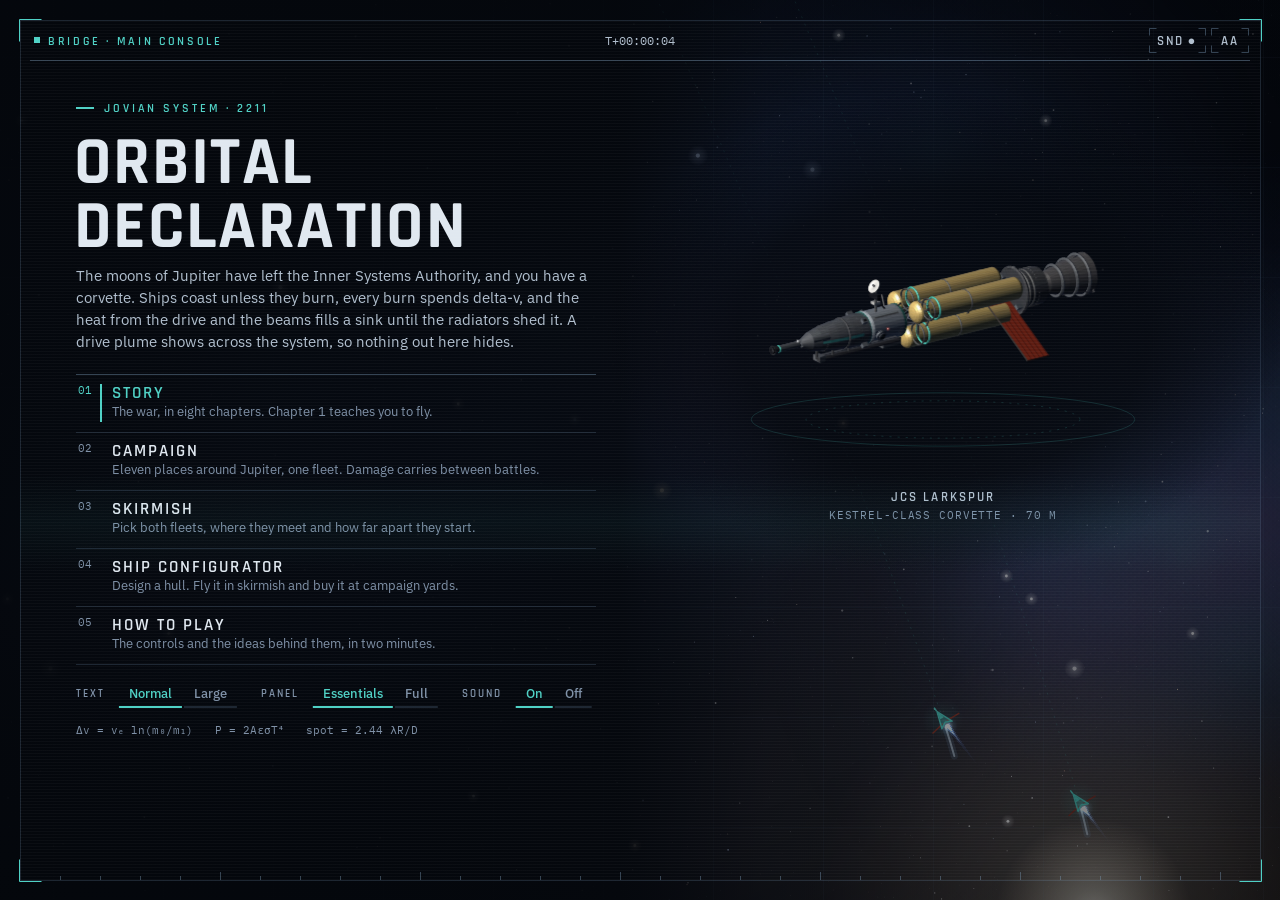
<file: index.html>
<!DOCTYPE html>
<html lang="en">
<head>
<meta charset="utf-8">
<meta name="viewport" content="width=device-width, initial-scale=1, viewport-fit=cover">
<title>Orbital Declaration</title>
<meta name="description" content="A hard science fiction space combat game. Newtonian motion, the rocket equation, heat that has to go somewhere, and no stealth at all. Eight story chapters, a campaign around Jupiter, skirmishes and a ship configurator.">
<meta name="theme-color" content="#04070c">
<meta name="color-scheme" content="dark">
<meta name="application-name" content="Orbital Declaration">
<meta name="apple-mobile-web-app-capable" content="yes">
<meta name="apple-mobile-web-app-status-bar-style" content="black-translucent">
<meta name="apple-mobile-web-app-title" content="Orbital Declaration">
<meta name="mobile-web-app-capable" content="yes">
<link rel="canonical" href="https://orbital-declaration.netlify.app/">
<link rel="icon" href="assets/site/icon.svg" type="image/svg+xml">
<link rel="alternate icon" href="favicon.ico" sizes="32x32">
<link rel="apple-touch-icon" href="assets/site/apple-touch-icon.png">
<link rel="manifest" href="manifest.webmanifest">
<meta property="og:type" content="website">
<meta property="og:site_name" content="Orbital Declaration">
<meta property="og:title" content="Orbital Declaration">
<meta property="og:description" content="A hard science fiction space combat game. Newtonian motion, the rocket equation, heat that has to go somewhere, and no stealth at all. Eight story chapters, a campaign around Jupiter, skirmishes and a ship configurator.">
<meta property="og:url" content="https://orbital-declaration.netlify.app/">
<meta property="og:image" content="https://orbital-declaration.netlify.app/assets/site/og.png">
<meta property="og:image:width" content="1200">
<meta property="og:image:height" content="630">
<meta property="og:image:alt" content="A cruiser under thrust in the Jovian system, with the title Orbital Declaration">
<meta name="twitter:card" content="summary_large_image">
<meta name="twitter:title" content="Orbital Declaration">
<meta name="twitter:description" content="A hard science fiction space combat game. Newtonian motion, the rocket equation, heat that has to go somewhere, and no stealth at all. Eight story chapters, a campaign around Jupiter, skirmishes and a ship configurator.">
<meta name="twitter:image" content="https://orbital-declaration.netlify.app/assets/site/og.png">
<link rel="preload" href="assets/site/fonts/rajdhani-700-latin.woff2" as="font" type="font/woff2" crossorigin>
<link rel="preload" href="assets/site/fonts/plexsans-400-latin.woff2" as="font" type="font/woff2" crossorigin>
<style>
  /* Fonts are served with the page (assets/site/fonts, SIL OFL): no third-party request on first load. */
  /* Self-hosted subsets of Rajdhani and IBM Plex (SIL Open Font License), from Google Fonts. */
  @font-face { font-family: 'IBM Plex Mono'; font-style: normal; font-weight: 400; font-display: swap; src: url(assets/site/fonts/plexmono-400-latin.woff2) format('woff2'); unicode-range: U+0000-00FF, U+0131, U+0152-0153, U+02BB-02BC, U+02C6, U+02DA, U+02DC, U+0304, U+0308, U+0329, U+2000-206F, U+20AC, U+2122, U+2191, U+2193, U+2212, U+2215, U+FEFF, U+FFFD; }
  @font-face { font-family: 'IBM Plex Mono'; font-style: normal; font-weight: 500; font-display: swap; src: url(assets/site/fonts/plexmono-500-latin.woff2) format('woff2'); unicode-range: U+0000-00FF, U+0131, U+0152-0153, U+02BB-02BC, U+02C6, U+02DA, U+02DC, U+0304, U+0308, U+0329, U+2000-206F, U+20AC, U+2122, U+2191, U+2193, U+2212, U+2215, U+FEFF, U+FFFD; }
  @font-face { font-family: 'IBM Plex Sans'; font-style: normal; font-weight: 400 500; font-display: swap; src: url(assets/site/fonts/plexsans-400-greek.woff2) format('woff2'); unicode-range: U+0370-0377, U+037A-037F, U+0384-038A, U+038C, U+038E-03A1, U+03A3-03FF; }
  @font-face { font-family: 'IBM Plex Sans'; font-style: normal; font-weight: 400 500; font-display: swap; src: url(assets/site/fonts/plexsans-400-latin.woff2) format('woff2'); unicode-range: U+0000-00FF, U+0131, U+0152-0153, U+02BB-02BC, U+02C6, U+02DA, U+02DC, U+0304, U+0308, U+0329, U+2000-206F, U+20AC, U+2122, U+2191, U+2193, U+2212, U+2215, U+FEFF, U+FFFD; }
  @font-face { font-family: 'Rajdhani'; font-style: normal; font-weight: 500; font-display: swap; src: url(assets/site/fonts/rajdhani-500-latin.woff2) format('woff2'); unicode-range: U+0000-00FF, U+0131, U+0152-0153, U+02BB-02BC, U+02C6, U+02DA, U+02DC, U+0304, U+0308, U+0329, U+2000-206F, U+20AC, U+2122, U+2191, U+2193, U+2212, U+2215, U+FEFF, U+FFFD; }
  @font-face { font-family: 'Rajdhani'; font-style: normal; font-weight: 600; font-display: swap; src: url(assets/site/fonts/rajdhani-600-latin.woff2) format('woff2'); unicode-range: U+0000-00FF, U+0131, U+0152-0153, U+02BB-02BC, U+02C6, U+02DA, U+02DC, U+0304, U+0308, U+0329, U+2000-206F, U+20AC, U+2122, U+2191, U+2193, U+2212, U+2215, U+FEFF, U+FFFD; }
  @font-face { font-family: 'Rajdhani'; font-style: normal; font-weight: 700; font-display: swap; src: url(assets/site/fonts/rajdhani-700-latin.woff2) format('woff2'); unicode-range: U+0000-00FF, U+0131, U+0152-0153, U+02BB-02BC, U+02C6, U+02DA, U+02DC, U+0304, U+0308, U+0329, U+2000-206F, U+20AC, U+2122, U+2191, U+2193, U+2212, U+2215, U+FEFF, U+FFFD; }
  /* Bridge glass: everything on screen is a readout projected on the bridge's glass. No cards, no rounded web
     controls, no frosted boxes. Hairlines, corner ticks, lit keys, tabular figures. */
  :root {
    --ground: #04070c; --glass: rgba(5, 9, 15, 0.74); --glass-2: rgba(5, 9, 15, 0.9); --glass-3: rgba(5, 9, 15, 0.97); --decide: #7fb8ff;
    --line: rgba(120, 150, 180, 0.22); --line-2: rgba(120, 150, 180, 0.42);
    --ink: #e0e8f0; --ink-2: #b1bfce; --dim: #7f91a7; --accent: #4fd1c5; --accent-ink: #04141a; --accent-2: #f0a04b; --civ: #b9c3d1;
    --good: #7ad97a; --warn: #ffb454; --crit: #ff6b6b; --blue: #7fb8ff; --brake: #8fa6bf;
    --display: 'Rajdhani', 'Bahnschrift', 'DIN Alternate', 'Segoe UI', sans-serif;
    --mono: 'IBM Plex Mono', ui-monospace, 'SF Mono', Menlo, Consolas, monospace;
    --sans: 'IBM Plex Sans', 'Segoe UI', system-ui, sans-serif;
    --tick: linear-gradient(var(--accent), var(--accent));
    --tickd: linear-gradient(var(--line-2), var(--line-2));
    color-scheme: dark;
  }
  html, body { height: 100%; }
  body { margin: 0; background: var(--ground); color: var(--ink); font-family: var(--sans); font-size: 14px; line-height: 1.45; overflow: hidden; -webkit-font-smoothing: antialiased; }
  html[data-text="large"] #hud, html[data-text="large"] #screens, html[data-text="large"] #tooltip { zoom: 1.18; }
  #app { position: relative; width: 100%; height: 100%; overflow: hidden; }
  #view { position: absolute; inset: 0; width: 100%; height: 100%; display: block; cursor: crosshair; touch-action: none; }
  ::-webkit-scrollbar { width: 6px; height: 6px; } ::-webkit-scrollbar-thumb { background: var(--line-2); } ::-webkit-scrollbar-track { background: transparent; }
  button, input, select { font: inherit; color: inherit; }
  /* keys: flat, square, bracketed at the corners; lit when active */
  button { background: transparent; border: 0; border-radius: 0; padding: 6px 12px; cursor: pointer; font-family: var(--display); font-weight: 600; letter-spacing: 0.1em; text-transform: uppercase; font-size: 12.5px; color: var(--ink-2); line-height: 1.2;
    background-image: var(--tickd), var(--tickd), var(--tickd), var(--tickd), var(--tickd), var(--tickd), var(--tickd), var(--tickd);
    background-size: 7px 1px, 1px 7px, 7px 1px, 1px 7px, 7px 1px, 1px 7px, 7px 1px, 1px 7px;
    background-position: left top, left top, right top, right top, left bottom, left bottom, right bottom, right bottom;
    background-repeat: no-repeat; transition: color 0.12s, background-color 0.12s; }
  button:hover { color: var(--ink); background-image: var(--tick), var(--tick), var(--tick), var(--tick), var(--tick), var(--tick), var(--tick), var(--tick); background-color: rgba(79,209,197,0.07); }
  button:focus-visible, input:focus-visible, select:focus-visible, [tabindex]:focus-visible { outline: 1px solid var(--accent); outline-offset: 2px; }
  button.primary { color: var(--accent); background-image: var(--tick), var(--tick), var(--tick), var(--tick), var(--tick), var(--tick), var(--tick), var(--tick); }
  button.primary:hover { background-color: var(--accent); color: var(--accent-ink); }
  button.active { background-color: var(--accent); color: var(--accent-ink); background-image: none; }
  button.danger { color: #ffb0b0; } button.danger:hover { background-color: rgba(255,107,107,0.14); }
  button.ghost { background-image: none; color: var(--dim); } button.ghost:hover { color: var(--ink); background-color: transparent; }
  button:disabled { opacity: 0.35; cursor: default; }
  button.sm { padding: 4px 9px; font-size: 11.5px; }
  button kbd { font-family: var(--mono); font-size: 9.5px; letter-spacing: 0; color: var(--dim); margin-left: 8px; border: 1px solid var(--line-2); padding: 0 4px; line-height: 13px; vertical-align: 1px; }
  button.active kbd, button.primary:hover kbd { color: var(--accent-ink); border-color: rgba(4,20,26,0.5); }
  input[type=range] { width: 100%; accent-color: var(--accent); }
  input[type=number], select { background: rgba(4,7,12,0.7); border: 0; border-bottom: 1px solid var(--line-2); border-radius: 0; padding: 4px 6px; font-family: var(--mono); font-size: 13px; width: 6.5em; color: var(--ink); }
  select { width: auto; }
  h1, h2, h3, h4 { font-family: var(--display); margin: 0; text-wrap: balance; letter-spacing: 0.02em; }
  h3 { font-size: 11.5px; text-transform: uppercase; letter-spacing: 0.18em; color: var(--dim); font-weight: 600; display: flex; align-items: center; gap: 8px; }
  h3::after { content: ''; flex: 1; height: 1px; background: var(--line); }
  .mono, .num { font-family: var(--mono); font-variant-numeric: tabular-nums; }
  [data-tip] { cursor: help; }
  .dim { color: var(--dim); }
  /* glass readouts: scrim, hairline, accent corner ticks; the background stays put while the content scrolls */
  .glass { background-color: var(--glass); border: 1px solid var(--line);
    background-image: var(--tick), var(--tick), var(--tick), var(--tick), repeating-linear-gradient(0deg, rgba(255,255,255,0.022) 0 1px, transparent 1px 3px);
    background-size: 14px 2px, 2px 14px, 14px 2px, 2px 14px, auto;
    background-position: left top, left top, right bottom, right bottom, 0 0; background-repeat: no-repeat, no-repeat, no-repeat, no-repeat, repeat; }

  /* ---- HUD ---- */
  /* The map key has a row of its own under the ship list, so a long list scrolls (or the key folds to its header)
     instead of printing over the key. */
  #hud { position: absolute; inset: 0; pointer-events: none; display: grid; grid-template-rows: auto minmax(0, 1fr) auto auto; grid-template-columns: 244px 1fr 328px; grid-template-areas: "top top top" "fleet . ship" "legend . ship" "bottom bottom ship"; }
  #hud > * { pointer-events: auto; }
  #topbar { grid-area: top; display: flex; align-items: center; justify-content: space-between; gap: 12px; padding: 5px 14px; padding-top: calc(5px + env(safe-area-inset-top, 0px)); background: linear-gradient(180deg, rgba(4,7,12,0.92), rgba(4,7,12,0.55)); border-bottom: 1px solid var(--line); }
  .tb-left { display: flex; align-items: baseline; gap: 12px; min-width: 0; }
  .tb-left .mode { font-family: var(--display); font-weight: 700; letter-spacing: 0.22em; color: var(--accent); font-size: 11.5px; text-transform: uppercase; white-space: nowrap; }
  .tb-left .mission { font-family: var(--display); font-weight: 600; font-size: 17px; letter-spacing: 0.06em; text-transform: uppercase; white-space: nowrap; overflow: hidden; text-overflow: ellipsis; color: var(--ink-2); }
  .tb-mid { display: flex; align-items: center; gap: 14px; }
  #clock { font-family: var(--display); font-weight: 600; font-size: 24px; letter-spacing: 0.08em; font-variant-numeric: tabular-nums; color: var(--ink); line-height: 1; }
  .tb-right { display: flex; align-items: center; gap: 4px; }
  .tb-right > button { background-image: none; color: var(--dim); padding: 6px 9px; }
  .tb-right > button:hover { color: var(--accent); background-color: transparent; }
  .seg { display: inline-flex; gap: 1px; margin-right: 8px; }
  .seg button { background-image: none; border-bottom: 2px solid var(--line); padding: 5px 8px; min-width: 38px; color: var(--dim); }
  .seg button:hover { color: var(--ink); background-color: transparent; border-bottom-color: var(--line-2); }
  .seg button.active kbd { color: var(--accent); border-color: var(--accent); }
  .seg button.active { background-color: transparent; color: var(--accent); border-bottom-color: var(--accent); }
  #fleet { grid-area: fleet; align-self: start; margin: 12px; max-height: calc(100% - 24px); overflow: auto; }
  #fleet h3, #shipPanel h3 { padding: 8px 12px 4px; }
  /* A name prints in full: when the name and the status do not fit on one line, the status wraps under the name
     (right-aligned, so the status column stays at the right edge) instead of cutting the name to "ISV Cori…". */
  .fleet-row { display: flex; flex-wrap: wrap; align-items: center; gap: 2px 8px; padding: 7px 12px 7px 14px; border-top: 1px solid var(--line); cursor: pointer; position: relative; }
  .fleet-row:hover { background: rgba(120,150,180,0.08); }
  .fleet-row.selected { background: rgba(79,209,197,0.1); box-shadow: inset 3px 0 0 var(--accent); }
  .fleet-row.targeted { box-shadow: inset 3px 0 0 var(--warn); }
  .fleet-row .name { flex: 0 1 auto; max-width: 100%; font-family: var(--display); font-weight: 600; font-size: 15px; white-space: nowrap; overflow: hidden; text-overflow: ellipsis; min-width: 0; letter-spacing: 0.03em; }
  .fleet-row .order { flex: 0 0 auto; max-width: 100%; margin-left: auto; font-family: var(--mono); font-size: 10.5px; color: var(--dim); text-align: right; text-transform: uppercase; letter-spacing: 0.06em; align-self: center; }
  .fleet-row .bars { flex: 1 1 100%; display: grid; grid-template-columns: repeat(3, 1fr); gap: 6px; }
  .bar { height: 3px; background: rgba(255,255,255,0.1); overflow: hidden; position: relative; }
  .bar > i { position: absolute; left: 0; top: 0; bottom: 0; background: var(--blue); }
  .bar.heat > i { background: var(--good); } .bar.heat.warn > i { background: var(--warn); } .bar.heat.crit > i { background: var(--crit); }
  .bar.hull > i { background: var(--ink-2); } .bar.hull.crit > i { background: var(--crit); }
  .bar.dv > i { background: var(--blue); }
  .fleet-row.hostile .name { color: var(--accent-2); }
  .fleet-row.disabled { opacity: 0.55; }

  #shipPanel { grid-area: ship; margin: 12px; overflow: auto; display: flex; flex-direction: column; }
  #shipPanel .head { padding: 10px 12px 6px; display: flex; justify-content: space-between; align-items: flex-start; gap: 8px; }
  .portrait-wrap { position: relative; }
  .portrait-wrap .head-tools { position: absolute; top: 4px; right: 8px; display: flex; gap: 4px; }
  #shipPanel .head .name { font-family: var(--display); font-weight: 700; font-size: 19px; line-height: 1.05; letter-spacing: 0.03em; }
  #shipPanel .head .cls { color: var(--dim); font-size: 11px; font-family: var(--mono); text-transform: uppercase; letter-spacing: 0.08em; margin-top: 3px; }
  .head-r { display: flex; flex-direction: column; gap: 5px; align-items: flex-end; }
  .head-r .btnrow { justify-content: flex-end; }
  .portrait { display: block; width: 100%; height: 86px; border-bottom: 1px solid var(--line); background: linear-gradient(180deg, rgba(0,0,0,0.25), rgba(0,0,0,0)); cursor: zoom-in; }
  .badge { display: inline-block; font-family: var(--display); font-size: 10.5px; letter-spacing: 0.16em; text-transform: uppercase; padding: 1px 6px; border: 1px solid currentColor; white-space: nowrap; }
  .badge.JC { color: var(--accent); } .badge.ISA { color: var(--accent-2); } .badge.CIV { color: var(--civ); }
  .pill { display: inline-block; font-family: var(--mono); font-size: 10.5px; letter-spacing: 0.08em; text-transform: uppercase; padding: 0 6px; border-left: 2px solid var(--line-2); color: var(--ink-2); }
  .pill.warn { border-left-color: var(--warn); color: var(--warn); } .pill.crit { border-left-color: var(--crit); color: var(--crit); } .pill.good { border-left-color: var(--good); color: var(--good); }
  .section { padding: 9px 12px; border-bottom: 1px solid var(--line); }
  .section:last-child { border-bottom: 0; }
  .section h4 { font-size: 11px; letter-spacing: 0.18em; text-transform: uppercase; color: var(--dim); margin-bottom: 6px; display: flex; align-items: center; gap: 8px; font-weight: 600; }
  .section h4::after { content: ''; flex: 1; height: 1px; background: var(--line); order: 1; }
  .section h4 > :last-child:not(:first-child) { order: 2; }
  .kv { display: grid; grid-template-columns: auto 1fr; gap: 4px 10px; font-size: 13px; }
  .kv .k { color: var(--dim); white-space: nowrap; }
  .kv .v { font-family: var(--mono); font-variant-numeric: tabular-nums; text-align: right; white-space: normal; overflow-wrap: anywhere; line-height: 1.3; }
  .kv .v.good, .v.good { color: var(--good); } .kv .v.warn, .v.warn { color: var(--warn); } .kv .v.crit, .v.crit { color: var(--crit); }
  .btnrow { display: flex; flex-wrap: wrap; gap: 5px; }
  .btnrow button { flex: 1 1 auto; }
  .row { display: flex; align-items: center; gap: 8px; margin-top: 7px; }
  #pRange { width: 60px; }
  #pVmax { flex: 1; min-width: 96px; }
  .row label { color: var(--dim); font-size: 12px; white-space: nowrap; }
  .heatbar { height: 8px; background: rgba(255,255,255,0.07); overflow: hidden; position: relative; margin: 4px 0 7px; background-image: repeating-linear-gradient(90deg, transparent 0 calc(10% - 1px), rgba(255,255,255,0.14) calc(10% - 1px) 10%); }
  .heatbar > i { position: absolute; left: 0; top: 0; bottom: 0; background: linear-gradient(90deg, #7ad97a, #ffb454 60%, #ff5d5d); }
  .heatbar > b { position: absolute; left: 85%; top: 0; bottom: 0; width: 1px; background: rgba(255,107,107,0.8); }
  .sysbars { display: grid; grid-template-columns: auto 1fr auto; gap: 4px 8px; align-items: center; font-size: 12px; }
  .sysbars .k { color: var(--dim); } .sysbars .v { font-family: var(--mono); font-size: 12px; }
  .empty { color: var(--dim); font-size: 13px; padding: 16px 12px; }
  #shipPanel[data-detail="essentials"] [data-adv]:not(.force) { display: none; }
  .blurb { color: var(--dim); font-size: 12.5px; }

  /* vitals */
  .vitals { display: grid; grid-template-columns: repeat(3, minmax(0, 1fr)); gap: 6px; padding: 8px 12px 9px; border-bottom: 1px solid var(--line); }
  .vitals .k { display: block; font-family: var(--display); font-weight: 600; font-size: 10px; letter-spacing: 0.18em; text-transform: uppercase; color: var(--dim); }
  .vitals .v { display: block; font-family: var(--display); font-weight: 600; font-size: 19px; line-height: 1.1; font-variant-numeric: tabular-nums; white-space: normal; overflow-wrap: anywhere; letter-spacing: 0; }
  .vitals .v.warn { font-size: 16px; line-height: 1.15; }
  /* top bar next event */
  .next { font-family: var(--mono); font-size: 12px; color: var(--ink-2); white-space: nowrap; letter-spacing: 0.02em; }
  .next:empty { display: none; }
  .next::before { content: '▸ '; color: var(--accent); }
  /* map key: a strip, not a card */
  #legend { grid-area: legend; align-self: end; margin: 0 12px 12px; padding: 6px 10px 7px; font-size: 11px; color: var(--ink-2); display: grid; grid-template-columns: minmax(0, 1fr); gap: 2px 12px; max-width: 220px; box-sizing: border-box; background-color: var(--glass); border-top: 1px solid var(--line); }
  .lg-head { grid-column: 1 / -1; display: flex; justify-content: space-between; align-items: center; font-family: var(--display); font-weight: 600; font-size: 10.5px; letter-spacing: 0.18em; text-transform: uppercase; color: var(--dim); }
  .lg-head button { padding: 1px 7px; font-size: 10px; line-height: 1.3; letter-spacing: 0.16em; margin-right: -4px; }
  #legend.folded .lg-row { display: none; }
  #legend.folded { padding-bottom: 6px; }
  .lg-row { display: flex; align-items: center; gap: 8px; line-height: 1.3; }  /* a long row wraps inside the key's 220 px, so the Hide key stays in the box */
  /* the map key's swatches (scoped: the configurator has a .sw of its own) */
  #legend .sw { display: inline-block; width: 22px; height: 0; border-top: 2px solid var(--accent); flex: none; }
  #legend .sw.drift { border-top: 1px dashed rgba(180,192,207,0.7); }
  #legend .sw.burn { border-top: 2px solid var(--accent); }
  #legend .sw.brake { border-top: 2px solid var(--brake); }
  #legend .sw.ring { width: 9px; height: 9px; border: 2px solid var(--ink); border-radius: 50%; margin: 0 6px; }
  #legend .sw.sel { width: 9px; height: 9px; border: 1.5px solid #fff; border-radius: 50%; margin: 0 6px; }
  #legend .sw.tgt { width: 9px; height: 9px; border: 2px solid #e8eef5; margin: 0 6px; }
  /* navigator */
  .nav { border-left: 3px solid var(--accent); background: linear-gradient(90deg, rgba(79,209,197,0.09), rgba(79,209,197,0)); }
  .nav[data-phase="burn"], .nav[data-phase="trim"] { border-left-color: var(--blue); background: linear-gradient(90deg, rgba(127,184,255,0.1), rgba(127,184,255,0)); }
  .nav[data-phase="brake"] { border-left-color: var(--brake); background: linear-gradient(90deg, rgba(143,166,191,0.14), rgba(143,166,191,0)); }
  .nav[data-phase="turn"] { border-left-color: var(--ink-2); background: linear-gradient(90deg, rgba(180,192,207,0.1), rgba(180,192,207,0)); }
  .nav[data-phase="warn"], .nav[data-phase="dry"], .nav[data-phase="disabled"], .nav[data-phase="lost"], .nav[data-phase="avoid"] { border-left-color: var(--crit); background: linear-gradient(90deg, rgba(255,107,107,0.12), rgba(255,107,107,0)); }
  .nav-head { font-size: 11px; letter-spacing: 0.18em; text-transform: uppercase; color: var(--dim); margin-bottom: 4px; display: flex; justify-content: space-between; align-items: center; font-family: var(--display); font-weight: 600; }
  .nav-line { font-size: 14.5px; font-weight: 500; line-height: 1.35; }
  .nav-sub { font-size: 12.5px; color: var(--ink-2); margin-top: 3px; line-height: 1.4; }
  .tipline { margin-top: 7px; padding: 4px 8px; border-left: 2px solid var(--accent); font-size: 12.5px; color: var(--ink-2); }
  .tipline::before { content: 'Tip · '; color: var(--accent); font-family: var(--display); font-weight: 600; letter-spacing: 0.08em; text-transform: uppercase; font-size: 11px; }

  /* gauges: instrument bars with tick marks */
  .gauge-row, .gauge-foot { display: flex; justify-content: space-between; align-items: baseline; font-size: 13px; gap: 8px; }
  .gauge-row .k { color: var(--dim); } .gauge-row .v { font-family: var(--mono); font-variant-numeric: tabular-nums; }
  .gauge-foot { font-size: 12px; color: var(--ink-2); margin-bottom: 6px; }
  .gauge { height: 10px; background: rgba(255,255,255,0.07); position: relative; overflow: hidden; margin: 5px 0 4px; background-image: repeating-linear-gradient(90deg, transparent 0 calc(10% - 1px), rgba(255,255,255,0.16) calc(10% - 1px) 10%); }
  .gauge .fill { position: absolute; left: 0; top: 0; bottom: 0; background: linear-gradient(90deg, #3f80d8, #7fb8ff); transition: width 0.3s; }
  .gauge .cost { position: absolute; top: 0; bottom: 0; background: repeating-linear-gradient(135deg, rgba(255,255,255,0.75) 0 3px, rgba(255,255,255,0.12) 3px 6px); transition: width 0.3s, left 0.3s; }
  .gauge .cost.over { background: repeating-linear-gradient(135deg, rgba(255,107,107,0.9) 0 3px, rgba(255,107,107,0.25) 3px 6px); }

  /* orders: a keyboard of lit keys */
  .orders { gap: 4px; }
  .orders button { position: relative; display: flex; flex-direction: column; align-items: flex-start; gap: 1px; flex: 1 1 44%; padding: 6px 10px; text-align: left; }
  .orders button > span { display: block; width: 100%; box-sizing: border-box; padding-right: 22px; white-space: nowrap; overflow: hidden; text-overflow: ellipsis; }
  .orders button > span kbd { position: absolute; top: 5px; right: 6px; margin: 0; }
  .orders button small { font-family: var(--mono); text-transform: none; letter-spacing: 0; font-weight: 400; font-size: 11px; color: var(--dim); white-space: nowrap; overflow: hidden; text-overflow: ellipsis; max-width: 100%; }
  .orders button.active small { color: var(--accent-ink); opacity: 0.8; }

  /* facing */
  .facing-row { display: flex; align-items: center; gap: 8px; margin-top: 7px; font-size: 13px; }
  .facing-row .k { color: var(--dim); white-space: nowrap; } .facing-row .facing { width: 52px; height: 20px; flex: none; }
  .facing-row .v { margin-left: auto; font-family: var(--mono); font-size: 12px; white-space: nowrap; overflow: hidden; text-overflow: ellipsis; }
  .facing polygon { fill: rgba(127,142,163,0.18); stroke: rgba(180,192,207,0.6); stroke-width: 1; }
  .facing .f-nose.seen { fill: var(--good); stroke: #fff; } .facing .f-flank.seen { fill: var(--warn); stroke: #fff; } .facing .f-tail.seen { fill: var(--crit); stroke: #fff; }

  #bottom { grid-area: bottom; display: grid; grid-template-columns: 1fr 320px; gap: 12px; margin: 0 12px 12px; align-items: end; }
  #log { padding: 6px 12px; max-height: 150px; overflow: auto; font-size: 12.5px; }
  #log .line { display: grid; grid-template-columns: 60px 118px 1fr; gap: 8px; padding: 2px 0; }
  #log .t { font-family: var(--mono); color: var(--dim); font-size: 11.5px; }
  #log .who { font-family: var(--display); font-weight: 600; letter-spacing: 0.08em; text-transform: uppercase; font-size: 11.5px; color: var(--ink-2); white-space: nowrap; overflow: hidden; text-overflow: ellipsis; min-width: 0; }
  /* a line scrolled half out of the top of the log is hidden until it is whole again (ui.js logFit) */
  #log .line.cut { visibility: hidden; }
  #log .line.comms .who { color: var(--accent); } #log .line.warn .msg { color: var(--warn); } #log .line.alert .msg { color: var(--crit); } #log .line.good .msg { color: var(--good); }
  #objectives { padding: 8px 12px; }
  #objectives h3 { padding: 0 0 4px; }
  .obj { display: grid; grid-template-columns: 16px 1fr; gap: 2px 8px; padding: 3px 0; font-size: 12.5px; }
  .obj .mark { font-family: var(--mono); color: var(--dim); } .obj.done .mark { color: var(--good); } .obj.failed .mark { color: var(--crit); }
  .obj.done .text { color: var(--dim); text-decoration: line-through; }
  .obj .bar { grid-column: 2; height: 3px; }
  .obj .bar > i { background: var(--accent); }

  [hidden] { display: none !important; }
  /* advisory band: docked across the map above the log */
  #hint { position: absolute; left: 268px; right: 352px; bottom: 176px; background: var(--glass-3); -webkit-backdrop-filter: blur(8px); backdrop-filter: blur(8px); border-top: 1px solid rgba(79,209,197,0.5); border-bottom: 1px solid rgba(79,209,197,0.5); border-left: 3px solid var(--accent); padding: 10px 16px; display: grid; grid-template-columns: 1fr auto; gap: 8px 16px; align-items: center; }
  #hint p { margin: 0; font-size: 14px; line-height: 1.45; }
  #hint .eyebrow { font-family: var(--display); color: var(--accent); letter-spacing: 0.18em; text-transform: uppercase; font-size: 11px; margin-bottom: 3px; font-weight: 600; }
  #hint .hint-actions { display: flex; flex-direction: column; gap: 6px; align-items: stretch; }
  /* a tour step over an open card on a short laptop folds to its step line and its keys until the card closes
     (ui.js bandLayout); the fold line says why the words are gone */
  #hint .hint-fold { display: none; }
  #hint.folded { padding-top: 5px; padding-bottom: 5px; }
  #hint.folded .hint-body { display: flex; align-items: center; gap: 14px; min-width: 0; }
  #hint.folded .eyebrow { margin: 0; flex: none; }
  #hint.folded #hintText { display: none; }
  #hint.folded .hint-fold { display: block; min-width: 0; font-size: 12.5px; color: var(--dim); white-space: nowrap; overflow: hidden; text-overflow: ellipsis; }
  #hint.folded .hint-actions { flex-direction: row; align-items: center; }
  .glow { animation: glow 1.2s ease-in-out infinite alternate; }
  @keyframes glow { from { box-shadow: 0 0 0 0 rgba(79,209,197,0.0); } to { box-shadow: 0 0 0 3px rgba(79,209,197,0.6); } }
  /* comms line: docked at the top of the map */
  /* one banner style for every line: a notice has the steel bar, a line someone says has the teal bar and the speaker */
  #toast { position: absolute; top: 54px; left: 268px; right: 352px; background: var(--glass-2); border-bottom: 1px solid var(--line); border-left: 3px solid var(--line-2); padding: 8px 16px; font-family: var(--sans); font-size: 14px; letter-spacing: 0; text-align: left; color: var(--ink); }
  #toast.comms { border-left-color: var(--accent); }
  #toast.comms b { font-family: var(--display); color: var(--accent); letter-spacing: 0.12em; text-transform: uppercase; font-size: 12px; margin-right: 10px; }
  #toast .tag { font-family: var(--mono); font-size: 11px; letter-spacing: 0.06em; text-transform: uppercase; color: var(--dim); margin-left: 10px; padding-left: 8px; border-left: 1px solid var(--line-2); white-space: nowrap; }
  #tooltip { position: absolute; z-index: 30; max-width: 340px; background: var(--glass-2); border: 1px solid var(--line-2); border-left: 2px solid var(--accent); padding: 8px 10px; pointer-events: none; font-size: 12.5px; }
  #tooltip .tt-title { font-family: var(--display); font-weight: 700; font-size: 12px; letter-spacing: 0.14em; text-transform: uppercase; margin-bottom: 3px; color: var(--accent); }
  #tooltip .tt-body { color: var(--ink-2); }
  #tooltip .tt-formula { font-family: var(--mono); font-size: 11.5px; color: var(--ink); margin-top: 5px; padding-top: 5px; border-top: 1px dashed var(--line); white-space: pre-wrap; }

  /* ---- Screens: text on the glass, no cards ---- */
  .screen { position: absolute; inset: 0; z-index: 20; display: flex; align-items: flex-start; justify-content: center; background: radial-gradient(ellipse at 50% 40%, rgba(6,10,17,0.88), rgba(4,7,12,0.97)); overflow-y: scroll; scrollbar-gutter: stable; scrollbar-width: thin; scrollbar-color: rgba(127,184,255,0.45) transparent; padding: 28px 24px 72px; box-sizing: border-box; }
  .screen .card { margin: auto; width: min(760px, 100%); padding: 6px 0; }
  .screen .card.wide { width: min(1040px, 100%); }
  .screen.beside { justify-content: flex-start; align-items: center; background: linear-gradient(90deg, rgba(4,7,12,0.9) 0, rgba(4,7,12,0.78) 34%, rgba(4,7,12,0.2) 100%); }
  .screen.beside .card { width: min(520px, 100%); margin: auto auto auto 6vw; }
  .screen.beside .card.wide { width: min(640px, 100%); }
  /* The DOM screens (physics, help, campaign, configurator) wear the canvas console's frame, as bridge.js frame() and
     header() draw it: a hairline frame 20 px in (8 px on a phone) with teal corner brackets and a tick rail along the
     bottom, a header strip that names the screen, and the content scrolling inside the frame. The hull view keeps its
     own layout and is never framed. */
  .screen.framed { display: block; overflow: hidden; padding: 0; scrollbar-gutter: auto; }
  .scr-frame { position: absolute; inset: 20px; border: 1px solid var(--line); pointer-events: none; background-image: repeating-linear-gradient(0deg, rgba(255,255,255,0.028) 0 1px, transparent 1px 3px); }
  .scr-frame::before { content: ''; position: absolute; inset: -2px; pointer-events: none;
    background-image: var(--tick), var(--tick), var(--tick), var(--tick), var(--tick), var(--tick), var(--tick), var(--tick);
    background-size: 22px 1px, 1px 22px, 22px 1px, 1px 22px, 22px 1px, 1px 22px, 22px 1px, 1px 22px;
    background-position: left top, left top, right top, right top, left bottom, left bottom, right bottom, right bottom; background-repeat: no-repeat; }
  .scr-rail { position: absolute; left: 39px; right: 20px; bottom: 0; height: 8px; pointer-events: none;
    background-image: repeating-linear-gradient(90deg, var(--line-2) 0 1px, transparent 1px 40px), repeating-linear-gradient(90deg, var(--line-2) 0 1px, transparent 1px 200px);
    background-size: 100% 4px, 100% 8px; background-position: 0 100%, 160px 100%; background-repeat: no-repeat; }
  .scr-head { position: absolute; left: 21px; right: 21px; top: 26px; height: 28px; display: flex; align-items: center; gap: 12px; padding: 0 11px 0 13px; box-sizing: border-box; }
  .scr-head::after { content: ''; position: absolute; left: 9px; right: 9px; bottom: -7px; height: 1px; background: var(--line-2); }
  /* 2 px down from the strip's middle: that is where bridge.js header() sets its square and caption */
  .scr-mode { position: relative; top: 2px; display: flex; align-items: center; gap: 8px; min-width: 0; font-family: var(--display); font-weight: 600; font-size: 11.5px; letter-spacing: 0.22em; text-transform: uppercase; color: var(--accent); white-space: nowrap; }
  .scr-mode::before { content: ''; width: 6px; height: 6px; background: var(--accent); flex: none; }
  .scr-mode span { overflow: hidden; text-overflow: ellipsis; }
  .scr-keys { margin-left: auto; display: flex; align-items: center; gap: 6px; flex: none; }
  /* the keys as bridge.js header() draws them: 24 px tall at the strip's middle, 12.5 px capitals centred on it
     (Rajdhani's capitals sit high in their line box, so the text box starts 3 px down) */
  .scr-keys button { box-sizing: border-box; height: 24px; display: inline-flex; align-items: center; justify-content: center; padding: 3px 9px 0; font-size: 12.5px; line-height: 1; }
  /* the body ends 2 px above the tick rail, and its last 16 px fade, so no line of text runs through the rail */
  .scr-body { position: absolute; left: 21px; right: 21px; top: 70px; bottom: 30px; overflow-x: hidden; overflow-y: auto; padding: 24px 35px 40px; box-sizing: border-box; scrollbar-width: thin; scrollbar-color: rgba(127,184,255,0.45) transparent;
    -webkit-mask-image: linear-gradient(to bottom, #000 calc(100% - 16px), transparent); mask-image: linear-gradient(to bottom, #000 calc(100% - 16px), transparent); }
  .screen.framed .card { margin: 0 auto; }
  .screen.framed .title { text-transform: uppercase; font-size: 44px; line-height: 0.94; }
  /* a screen over the bridge dims the console so the map is all that shows through */
  body.screen-open #hud { opacity: 0.06; }
  body.screen-open #view { opacity: 0.12; }
  body.screen-open #hud * { pointer-events: none; }
  .fade-in { animation: fadein 0.4s ease-out; }
  @keyframes fadein { from { opacity: 0; transform: translateY(6px); } to { opacity: 1; transform: none; } }
  .eyebrow { font-family: var(--display); color: var(--accent); letter-spacing: 0.24em; text-transform: uppercase; font-size: 11.5px; font-weight: 600; display: flex; align-items: center; gap: 10px; }
  .eyebrow::before { content: ''; width: 18px; height: 2px; background: var(--accent); flex: none; }
  .title { font-family: var(--display); font-weight: 700; font-size: clamp(34px, 6vw, 64px); line-height: 0.95; letter-spacing: 0.02em; margin: 8px 0 6px; }
  .sub { color: var(--ink-2); font-size: 15px; max-width: 60ch; }
  /* console list: the mode picker and chapter list */
  .menu-actions { display: grid; grid-template-columns: 1fr; gap: 0; margin: 22px 0 8px; border-top: 1px solid var(--line-2); }
  .menu-actions.cols { grid-template-columns: 1fr 1fr; column-gap: 24px; }
  .menu-actions button { position: relative; padding: 11px 12px 11px 34px; font-size: 16px; text-align: left; display: flex; flex-direction: column; gap: 2px; align-items: flex-start; border-bottom: 1px solid var(--line); background-image: none; color: var(--ink); letter-spacing: 0.12em; counter-increment: entry; }
  .menu-actions button::before { content: counter(entry, decimal-leading-zero); position: absolute; left: 0; top: 13px; font-family: var(--mono); font-size: 11px; color: var(--dim); letter-spacing: 0; }
  .menu-actions button::after { content: ''; position: absolute; left: 20px; top: 12px; bottom: 12px; width: 2px; background: transparent; }
  .menu-actions button:hover, .menu-actions button:focus-visible { background-color: rgba(79,209,197,0.06); color: var(--accent); outline: 0; }
  .menu-actions button:hover::after, .menu-actions button:focus-visible::after, .menu-actions button.primary::after { background: var(--accent); }
  .menu-actions button.primary { color: var(--accent); }
  .menu-actions button.primary:hover { background-color: rgba(79,209,197,0.1); color: var(--accent); }
  .menu-actions button small { font-family: var(--sans); text-transform: none; letter-spacing: 0; font-weight: 400; color: var(--dim); font-size: 12.5px; }
  .menu-actions { counter-reset: entry; }
  .foot { color: var(--dim); font-size: 11.5px; display: flex; flex-wrap: wrap; gap: 6px 18px; margin-top: 14px; font-family: var(--mono); letter-spacing: 0.04em; }
  .settings { display: flex; flex-wrap: wrap; gap: 8px 22px; align-items: center; margin-top: 14px; padding-top: 10px; border-top: 1px solid var(--line); font-size: 11px; color: var(--dim); font-family: var(--display); letter-spacing: 0.18em; text-transform: uppercase; font-weight: 600; }
  .settings .seg { margin: 0; }
  .settings .seg button { text-transform: none; font-family: var(--sans); font-weight: 500; font-size: 12.5px; letter-spacing: 0; min-width: 0; padding: 3px 8px; }
  .settings label { display: flex; align-items: center; gap: 8px; }
  .brief p { margin: 0 0 10px; max-width: 68ch; font-size: 14.5px; }
  .brief h3 { margin: 12px 0 6px; }
  .brief .meta { font-family: var(--mono); color: var(--dim); font-size: 12.5px; margin: 8px 0 14px; letter-spacing: 0.04em; text-transform: uppercase; }
  .brief .comm { border-left: 2px solid var(--accent); padding: 4px 12px; margin: 8px 0 12px; color: var(--ink-2); font-style: italic; max-width: 68ch; }
  .brief .comm b { font-style: normal; font-family: var(--display); letter-spacing: 0.12em; text-transform: uppercase; color: var(--accent); font-size: 12px; display: block; }
  .objlist { margin: 6px 0 16px; padding: 0; list-style: none; }
  .objlist li { padding: 4px 0 4px 20px; position: relative; }
  .objlist li::before { content: '◇'; position: absolute; left: 0; color: var(--accent); }
  .actions { display: flex; flex-wrap: wrap; gap: 8px; margin-top: 18px; }
  .actions button { padding: 9px 18px; font-size: 13.5px; }
  .stats { display: grid; grid-template-columns: 1fr 1fr; gap: 0 28px; margin: 14px 0 4px; border-top: 1px solid var(--line-2); }
  .stat { display: flex; justify-content: space-between; align-items: baseline; gap: 12px; padding: 7px 0; border-bottom: 1px solid var(--line); }
  .stat .k { color: var(--dim); font-size: 11px; text-transform: uppercase; letter-spacing: 0.16em; font-family: var(--display); font-weight: 600; }
  .stat .v { font-family: var(--mono); font-size: 15px; text-align: right; }
  .debrief-victory .title { color: var(--accent); } .debrief-defeat .title { color: var(--crit); }
  .help h4 { font-size: 12px; letter-spacing: 0.18em; text-transform: uppercase; color: var(--accent); margin: 16px 0 4px; }
  .help p, .help li { font-size: 13.5px; max-width: 72ch; }
  .help kbd { font-family: var(--mono); border: 1px solid var(--line-2); padding: 0 5px; font-size: 11.5px; }

  /* physics panel: sections, not boxes */
  .phys { display: grid; grid-template-columns: repeat(auto-fit, minmax(320px, 1fr)); gap: 0 28px; margin-top: 12px; }
  .phys .box { border-top: 1px solid var(--line-2); padding: 10px 0 14px; }
  .phys .box.wide { grid-column: 1 / -1; }
  .phys .box h4 { font-family: var(--display); font-size: 12px; letter-spacing: 0.18em; text-transform: uppercase; color: var(--accent); margin-bottom: 5px; }
  .phys .box p { margin: 0 0 6px; color: var(--ink-2); font-size: 13px; }
  .phys .box .f { font-family: var(--mono); font-size: 12.5px; color: var(--ink); white-space: pre-wrap; border-left: 2px solid var(--line-2); padding: 4px 10px; }
  .phys .plot { width: 100%; height: 220px; display: block; margin-top: 8px; }

  /* hull view */
  .hullview { display: grid; grid-template-columns: minmax(0, 1fr) 300px; gap: 18px; margin-top: 12px; }
  .hullview .pic { position: relative; height: 440px; }
  .hullview .pic canvas { position: absolute; inset: 0; width: 100%; height: 100%; display: block; border-top: 1px solid var(--line-2); border-bottom: 1px solid var(--line-2); background: radial-gradient(ellipse at 50% 50%, #141e2c, #04070c 78%); }
  .hullview .kv { align-content: start; font-size: 13px; border-top: 1px solid var(--line-2); padding-top: 8px; }
  .hullview .kv .k { padding: 2px 0; } .hullview .kv .v { padding: 2px 0; }
  .hullview .views { display: flex; gap: 4px; margin-bottom: 8px; }

  /* campaign map */
  #campMap { width: 100%; height: 440px; display: block; border-top: 1px solid var(--line-2); border-bottom: 1px solid var(--line-2); background: #04070c; }
  .camp-grid { display: grid; grid-template-columns: 1fr 300px; gap: 14px; }
  .camp-side { display: flex; flex-direction: column; gap: 10px; }
  .camp-side .box { border-top: 1px solid var(--line-2); padding: 8px 0; font-size: 12.5px; }
  .camp-side .box h4 { font-family: var(--display); font-size: 11px; letter-spacing: 0.18em; text-transform: uppercase; color: var(--dim); margin-bottom: 4px; }
  .camp-side .ship { display: grid; grid-template-columns: 1fr auto; gap: 4px 8px; padding: 3px 0; border-top: 1px solid var(--line); }
  .camp-side .ship .bars { grid-column: 1 / -1; display: grid; grid-template-columns: repeat(2, 1fr); gap: 6px; }
  .skirm { display: grid; grid-template-columns: 1fr 1fr; gap: 16px; margin-top: 12px; }
  .skirm .col h4 { font-family: var(--display); font-size: 12px; letter-spacing: 0.18em; text-transform: uppercase; margin-bottom: 6px; }
  .skirm .col h4.JC { color: var(--accent); } .skirm .col h4.ISA { color: var(--accent-2); }
  .skirm .line { display: grid; grid-template-columns: 1fr 5em; gap: 8px; align-items: center; padding: 3px 0; border-bottom: 1px solid var(--line); }
  .skirm input[type=number] { width: 4.5em; }
  .opts { display: grid; grid-template-columns: repeat(auto-fit, minmax(200px, 1fr)); gap: 10px; margin-top: 12px; }
  .opts label { display: flex; flex-direction: column; gap: 4px; color: var(--dim); font-size: 12.5px; }

  @media (max-width: 900px) {
    .camp-grid { grid-template-columns: 1fr; }
    #campMap { height: 260px; }
    /* One column that can never grow past the viewport: the top bar wraps instead of widening the grid. */
    #hud { grid-template-columns: minmax(0, 1fr); grid-template-rows: auto auto minmax(180px, 1fr) auto auto; grid-template-areas: "top" "hint" "." "ship" "bottom"; }
    #btnFit, #btnHull, #modeLabel { display: none; }
    /* Every key a thumb uses during play is at least 40 px tall. The bar pays for the taller keys row with less
       padding, so it stays about as tall as before (62 px); the warp pill is dropped while Skip ahead shows, so the
       clock, the next event and Skip ahead share one row instead of taking two. */
    #topbar { flex-wrap: wrap; gap: 0 10px; padding: 2px 8px 0; padding-top: calc(2px + env(safe-area-inset-top, 0px)); }
    .tb-left, .tb-mid { min-width: 0; flex-wrap: wrap; }
    .tb-mid { gap: 0 10px; }
    .tb-mid:has(#btnSkip:not([hidden])) #warpLabel { display: none; }
    #btnSkip { min-height: 40px; }
    /* the keys row is one line on any phone: the warp keys on the left, Physics, Help and Menu on the right */
    .tb-right { min-width: 0; flex: 1 1 100%; flex-wrap: nowrap; gap: 0; }
    .tb-right .seg { margin-right: auto; }
    .tb-right > button { padding: 0 7px; min-height: 40px; letter-spacing: 0.08em; flex: none; }
    #clock { font-size: 18px; }
    .seg button { min-width: 30px; min-height: 40px; padding: 0 5px; }
    #fleet { display: none; }
    #shipPanel { margin: 0 8px 6px; max-height: 36vh; background-color: var(--glass-3); }
    .portrait { height: 44px; }
    #bottom { grid-template-columns: minmax(0, 1fr); margin: 0 8px 8px; }
    /* the log takes its full height from the first line, so the panel and the map above it never move as it fills */
    #log { height: 110px; max-height: 110px; box-sizing: border-box; font-size: 12px; }
    /* the time and the speaker on a short line of their own, the message under them at the log's full width, so a
       name like DAMAGE CONTROL prints in full (ui.js logFit sizes the box to whole lines) */
    #log .line { grid-template-columns: auto minmax(0, 1fr); gap: 0 8px; align-items: baseline; padding: 3px 0 2px; }
    #log .line .t { font-size: 11px; line-height: 1.3; }
    #log .line > .msg { grid-column: 1 / -1; }
    .nav-line { display: -webkit-box; -webkit-line-clamp: 2; -webkit-box-orient: vertical; overflow: hidden; }
    .nav-sub { display: none; }
    #log .who { overflow: hidden; text-overflow: ellipsis; white-space: nowrap; font-size: 10.5px; line-height: 1.3; }
    #log .line > :last-child { overflow-wrap: anywhere; }
    #objectives { display: none; }
    .tb-left .mission { display: none; }
    /* the advisory band sits in the flow under the top bar, so it pushes the map down instead of covering it */
    /* Got it and Skip tour sit on the step line, right of "Step 1 of 5", so the 40 px keys add no row of their own */
    #hint { position: static; grid-area: hint; margin: 0 8px 4px; padding: 0 10px 10px 14px; grid-template-columns: minmax(0, 1fr) auto; grid-template-areas: "eye act" "txt txt"; gap: 0 8px; }
    #hint .hint-body { display: contents; }
    #hint .eyebrow { grid-area: eye; align-self: center; margin: 0; }
    #hint p { grid-area: txt; }
    #hint .hint-actions { grid-area: act; flex-direction: row; flex-wrap: wrap; justify-content: flex-end; align-items: center; gap: 0 4px; }
    #hint .hint-actions button { min-height: 40px; padding-top: 0; padding-bottom: 0; }
    /* The map key: folded to its "Map key · Show" line at the top left of the map, opening over the map. The key
       hides again with Hide. Folded, the Show key's hit area runs 10 px below the line (40 px in all). */
    #legend { position: relative; grid-row: 3; grid-column: 1; align-self: start; justify-self: start; margin: 4px 8px 0; z-index: 4; max-width: min(240px, calc(100% - 16px)); max-height: calc(100% - 8px); overflow-y: auto; padding: 0 10px 8px; background-color: var(--glass-3); border: 1px solid var(--line); }
    #legend.folded { padding: 0 0 0 10px; overflow: visible; background-color: var(--glass-2); }
    #legend .lg-head { gap: 12px; }
    #legend .lg-head button { position: relative; min-height: 30px; padding: 0 10px; margin-right: 0; }
    #legend .lg-head button::after { content: ''; position: absolute; left: 0; right: 0; top: 0; bottom: -10px; }
    /* the banner sits at the foot of the map row, so it ends where the ship panel starts */
    /* opaque on a phone: the map's labels read through the glass under a line of text this narrow */
    #toast { position: relative; grid-row: 3; grid-column: 1; align-self: end; top: auto; left: auto; right: auto; bottom: auto; margin: 0 8px 4px; z-index: 5; background: rgb(5, 9, 15); }
    #hint:not([hidden]) ~ #toast { display: none; }
    .screen { padding: 20px 16px; }
    .scr-frame { inset: 8px; }
    .scr-frame::before { background-size: 14px 1px, 1px 14px, 14px 1px, 1px 14px, 14px 1px, 1px 14px, 14px 1px, 1px 14px; }
    .scr-head { left: 9px; right: 9px; top: 14px; height: 44px; padding: 0 2px 0 13px; gap: 8px; }
    .scr-mode { letter-spacing: 0.16em; }
    .scr-keys { gap: 4px; }
    .scr-keys button { height: 44px; min-width: 40px; padding: 3px 8px 0; }
    .scr-body { left: 9px; right: 9px; top: 70px; bottom: 18px; padding: 10px 11px 32px; }
    .screen.framed .title { font-size: 34px; }
    /* the hull view's keys wrap instead of running off a phone */
    .hullview .views { flex-wrap: wrap; row-gap: 4px; }
    .screen.beside { justify-content: center; }
    .screen.beside .card { margin-left: 0; }
    .menu-actions.cols { grid-template-columns: 1fr; }
    .stats { grid-template-columns: 1fr; }
    .hullview { grid-template-columns: 1fr; }
    .hullview .pic { height: 320px; }  /* room for a station between its two label lanes */
    .vitals .v { font-size: 17px; }
    /* Follow and Essentials stay small over the 44 px picture (taller keys would cover the hull), but their hit
       area runs 10 px above and below them: 42 px */
    .portrait-wrap .head-tools button { position: relative; }
    .portrait-wrap .head-tools button::after { content: ''; position: absolute; left: 0; right: 0; top: -10px; bottom: -10px; }
    /* the signature row's Active key the same way: drawn 22 px tall, its hit area runs 9 px above and below it */
    .sigrow #pActive { position: relative; }
    .sigrow #pActive::after { content: ''; position: absolute; left: 0; right: 0; top: -9px; bottom: -9px; }
  }
  @media (hover: none) and (max-width: 900px) { .hullview .views kbd { display: none; } }
  /* a touch screen has no keyboard: no key letters on the keys (Esc, the return arrow, W) */
  @media (pointer: coarse) { button kbd { display: none; } .orders button > span { padding-right: 0; } }
  /* a 360 px phone with large text: the keys row tightens so Menu stays on it */
  @media (max-width: 374px) { .tb-right > button { padding: 0 5px; letter-spacing: 0.04em; } .seg button { min-width: 28px; padding: 0 3px; } }
  @media (prefers-reduced-motion: reduce) { .glow { animation: none; box-shadow: 0 0 0 3px rgba(79,209,197,0.6); } .gauge .fill, .gauge .cost { transition: none; } .fade-in { animation: none; } }
  /* bridge console mirror: real keys for keyboards and screen readers, off the glass (the console itself is drawn on #view) */
  #bridgeA11y { position: absolute; left: 0; top: 0; width: 1px; height: 1px; overflow: hidden; clip: rect(0 0 0 0); clip-path: inset(50%); white-space: nowrap; }
  #bridgeA11y button { background-image: none; padding: 0; }
  /* boot splash: the title where the menu will appear, shown only until the scripts have loaded (main.js removes it) */
  #boot { position: absolute; inset: 0; z-index: 25; display: flex; align-items: center; padding: 28px calc(6vw + 24px); box-sizing: border-box; background: linear-gradient(90deg, rgba(4,7,12,0.9) 0, rgba(4,7,12,0.78) 34%, rgba(4,7,12,0.2) 100%); }
  #boot .card { width: min(520px, 100%); }
  #boot .load { margin-top: 20px; font-family: var(--mono); font-size: 11.5px; letter-spacing: 0.1em; text-transform: uppercase; color: var(--dim); }
  #boot .load::after { content: '_'; animation: blink 1s steps(2, start) infinite; }
  @keyframes blink { to { visibility: hidden; } }
  @media (max-width: 900px) { #boot { padding: 20px 16px; } }
  @media (prefers-reduced-motion: reduce) { #boot .load::after { animation: none; } }
</style>
</head>
<body>

<div id="app">
  <canvas id="view" aria-label="Tactical map"></canvas>
  <div id="hud" hidden>
    <header id="topbar">
      <div class="tb-left"><span class="mode" id="modeLabel">Story</span><span class="mission" id="missionName">—</span></div>
      <div class="tb-mid"><span id="clock" data-tip="clock">00:00:00</span><span id="warpLabel" class="pill">paused</span><span id="next" class="next" data-tip="next"></span><button id="btnSkip" class="sm" hidden data-tip="skip">Skip ahead</button></div>
      <div class="tb-right">
        <div class="seg" id="warp" data-tip="warp" role="group" aria-label="Time warp">
          <button data-warp="0" id="warp0" title="Pause (space)" aria-label="Pause">⏸</button>
          <button data-warp="1" id="warp1" aria-label="Real time">1×</button>
          <button data-warp="4" id="warp4" aria-label="4 times">4×</button>
          <button data-warp="16" id="warp16" aria-label="16 times">16×</button>
          <button data-warp="64" id="warp64" aria-label="64 times">64×</button>
        </div>
        <button id="btnFit" class="sm" data-tip="fit" title="Show all ships (Home)">Show all</button>
        <button id="btnHull" class="sm" data-tip="hullview" title="Hull view (V)">Hull<kbd>V</kbd></button>
        <button id="btnPhysics" class="sm" data-tip="physics" title="Physics (P)">Physics</button>
        <button id="btnHelp" class="sm">Help</button>
        <button id="btnMenu" class="sm">Menu</button>
      </div>
    </header>
    <aside id="fleet" class="glass" aria-label="Ships and contacts"><h3>Ships</h3><div id="fleetList"></div></aside>
    <div id="legend" aria-label="Map key"><div class="lg-head"><span>Map key</span><button id="legendFold" class="sm ghost" aria-expanded="true" aria-controls="legend">Hide</button></div>
      <div class="lg-row"><i class="sw drift"></i>drift if nothing burns</div>
      <div class="lg-row"><i class="sw burn"></i>burning</div>
      <div class="lg-row"><i class="sw brake"></i>braking tail-first</div>
      <div class="lg-row"><i class="sw ring"></i>flip · arrival</div>
      <div class="lg-row"><i class="sw sel"></i>selected</div>
      <div class="lg-row"><i class="sw tgt"></i>target</div>
    </div>
    <aside id="shipPanel" class="glass" aria-label="Ship panel" data-detail="essentials"><div class="empty">Click one of your ships to take command, or pick it from the list.</div></aside>
    <section id="bottom">
      <div id="log" class="glass" aria-live="polite" aria-label="Log"></div>
      <div id="objectives" class="glass"><h3>Objectives</h3><div id="objList"></div></div>
    </section>
    <div id="hint" hidden role="status"><div class="hint-body"><div class="eyebrow" id="hintStep">Hint</div><span class="hint-fold">Folded while the card is open.</span><p id="hintText"></p></div><div class="hint-actions"><button id="hintOk" class="sm primary">Got it<kbd>⏎</kbd></button><button id="hintSkip" class="sm ghost" hidden>Skip tour</button></div></div>
    <div id="toast" hidden role="status"></div>
  </div>
  <div id="tooltip" hidden role="tooltip"></div>
  <div id="screens"></div>
  <div id="bridgeA11y"></div>
  <div id="boot"><div class="card"><div class="eyebrow">Jovian system · 2211</div><h1 class="title">Orbital<br>Declaration</h1><p class="sub">A hard science fiction space combat game. Newtonian motion, the rocket equation, heat that has to go somewhere, and no stealth at all.</p><p class="load">Loading the bridge</p><noscript><p class="sub">The bridge needs JavaScript. Please enable it, or open the page in a current browser.</p></noscript></div></div>
</div>

<script src="js/util.js"></script>
<script src="js/physics.js"></script>
<script src="js/ships.js"></script>
<script src="js/autopilot.js"></script>
<script src="js/ai.js"></script>
<script src="js/guide.js"></script>
<script src="js/damage.js"></script>
<script src="js/crew.js"></script>
<script src="js/sensors.js"></script>
<script src="js/sim.js"></script>
<script src="js/shipart.js"></script>
<script src="js/render.js"></script>
<script src="js/ui.js"></script>
<script src="js/sound.js"></script>
<script src="js/bridge.js"></script>
<script src="js/story.js"></script>
<script src="js/campaign.js"></script>
<script src="js/skirmish.js"></script>
<script src="js/engagement.js"></script>
<script src="js/decisions.js"></script>
<script src="js/configurator.js"></script>
<script src="js/main.js"></script>
</body>
</html>
</file>
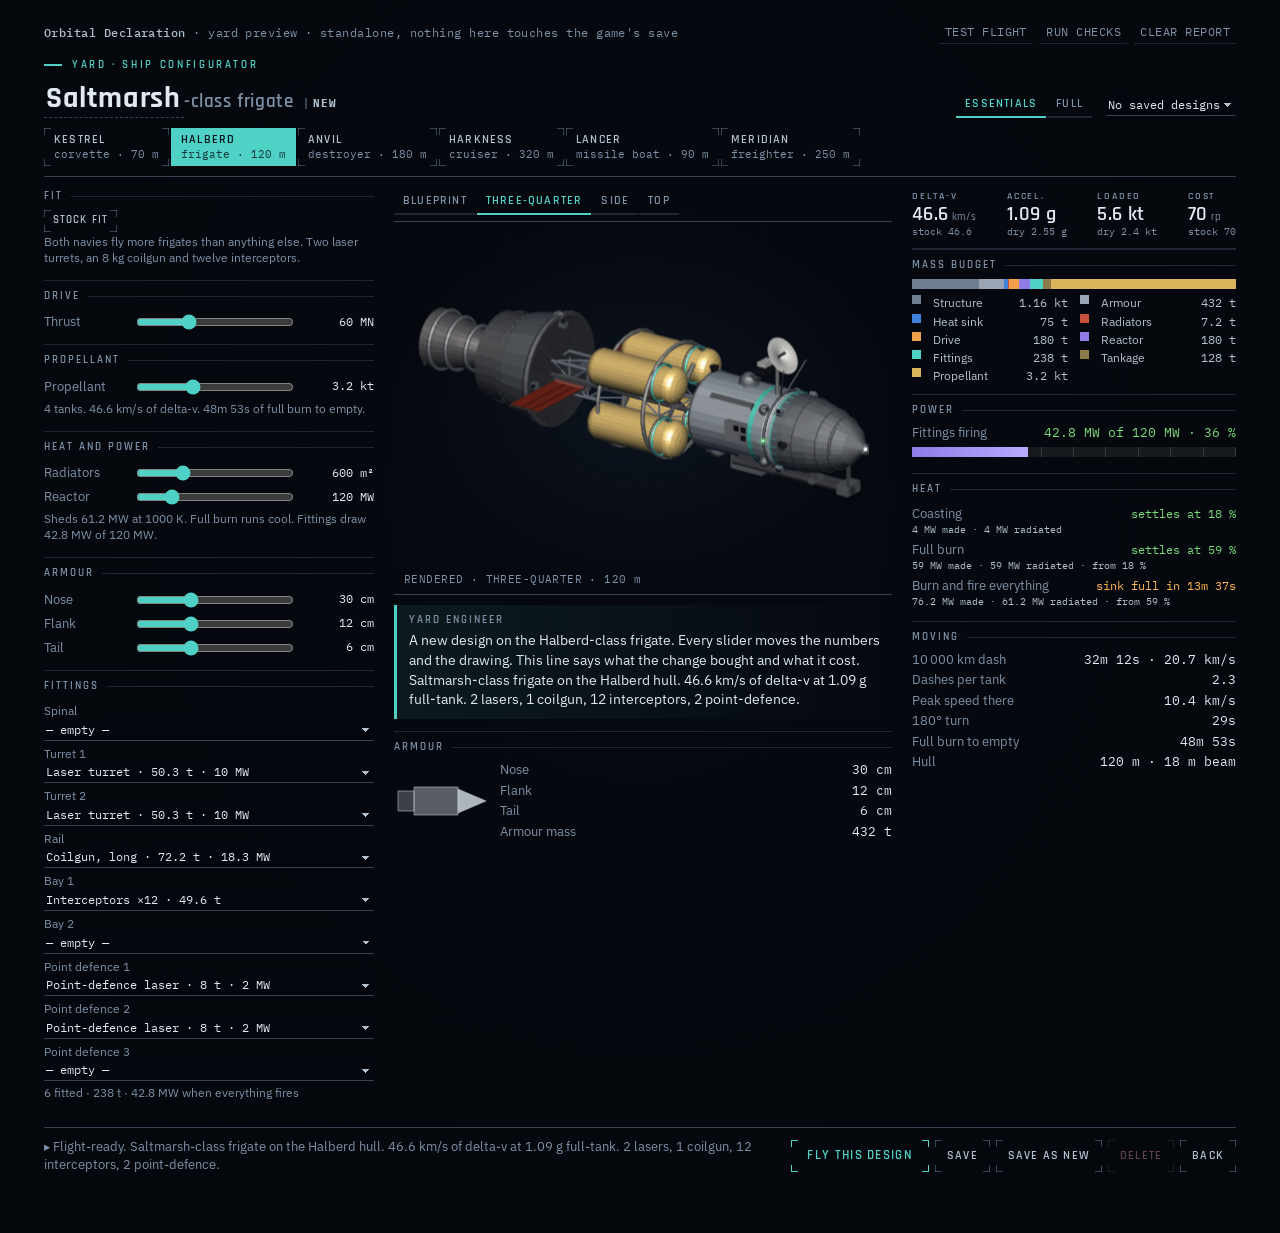
<file: tools/configurator-preview.html>
<!doctype html>
<html lang="en">
<head>
<meta charset="utf-8">
<title>Yard · ship configurator preview</title>
<meta name="viewport" content="width=device-width, initial-scale=1">
<link rel="stylesheet" href="https://fonts.googleapis.com/css2?family=Rajdhani:wght@500;600;700&family=IBM+Plex+Mono:wght@400;500&family=IBM+Plex+Sans:wght@400;500&display=swap">
<style>
  /* the game's bridge tokens, so the yard looks here as it will in the game */
  :root {
    --ground: #04070c; --glass: rgba(5, 9, 15, 0.74); --glass-2: rgba(5, 9, 15, 0.9);
    --line: rgba(120, 150, 180, 0.22); --line-2: rgba(120, 150, 180, 0.42);
    --ink: #e0e8f0; --ink-2: #b1bfce; --dim: #7f91a7; --accent: #4fd1c5; --accent-ink: #04141a; --accent-2: #f0a04b; --civ: #b9c3d1;
    --good: #7ad97a; --warn: #ffb454; --crit: #ff6b6b; --blue: #7fb8ff; --brake: #ffb454;
    --display: 'Rajdhani', 'Bahnschrift', 'DIN Alternate', 'Segoe UI', sans-serif;
    --mono: 'IBM Plex Mono', ui-monospace, 'SF Mono', Menlo, Consolas, monospace;
    --sans: 'IBM Plex Sans', 'Segoe UI', system-ui, sans-serif;
    --tick: linear-gradient(var(--accent), var(--accent));
    --tickd: linear-gradient(var(--line-2), var(--line-2));
    color-scheme: dark;
  }
  html, body { min-height: 100%; }
  body { margin: 0; background: var(--ground); color: var(--ink); font-family: var(--sans); font-size: 14px; line-height: 1.45; -webkit-font-smoothing: antialiased;
    background-image: radial-gradient(ellipse at 50% 40%, rgba(6,10,17,0.6), rgba(4,7,12,0.9)); }
  .frame { width: min(1240px, 100%); margin: 0 auto; padding: 22px 24px 60px; box-sizing: border-box; }
  .bar { display: flex; flex-wrap: wrap; gap: 8px 18px; align-items: center; justify-content: space-between; font-family: var(--mono); font-size: 11.5px; color: var(--dim); letter-spacing: 0.04em; margin-bottom: 14px; }
  .bar b { color: var(--ink-2); font-weight: 500; }
  .bar button { background: transparent; border: 0; color: var(--dim); font: inherit; letter-spacing: inherit; text-transform: uppercase; cursor: pointer; padding: 2px 6px; border-bottom: 1px solid var(--line); }
  .bar button:hover { color: var(--accent); border-bottom-color: var(--accent); }
  #report { margin-top: 18px; padding: 10px 14px; border-left: 3px solid var(--accent-2); background: linear-gradient(90deg, rgba(240,160,75,0.10), rgba(240,160,75,0)); font-size: 13px; white-space: pre-wrap; font-family: var(--mono); color: var(--ink-2); }
  #report:empty { display: none; }
  @media (max-width: 900px) { .frame { padding: 14px 16px 40px; } }
</style>
</head>
<body>
<div class="frame">
  <div class="bar"><span><b>Orbital Declaration</b> · yard preview · standalone, nothing here touches the game's save</span>
    <span><button id="pvTest">Test flight</button> <button id="pvChecks">Run checks</button> <button id="pvClear">Clear report</button></span></div>
  <div id="yard"></div>
  <div id="report"></div>
</div>
<script>window.OD = window.OD || {};</script>
<script src="../js/util.js"></script>
<script src="../js/physics.js"></script>
<script src="../js/ships.js"></script>
<script src="../js/autopilot.js"></script>
<script src="../js/sim.js"></script>
<script src="../js/skirmish.js"></script>
<script src="../js/shipart.js"></script>
<script src="../js/configurator.js"></script>
<script>
  const report = (s) => { const r = document.getElementById('report'); r.textContent += (r.textContent ? '\n' : '') + s; };
  OD.Configurator.installSaved();
  const yard = OD.Configurator.mount(document.getElementById('yard'), {
    faction: 'JC',
    onFly(design, scenario) {
      const foes = scenario.ships.filter((s) => s.faction !== 'JC').map((s) => OD.Ships.CLASSES[s.cls].role).join(', ');
      report('FLY · ' + design.name + ' saved and a trial scenario built: "' + scenario.name + '" against ' + foes + '. In the game this launches the skirmish; here it runs a ten-minute full-burn test flight instead.');
      runTest(design);
    },
    onSave(design) { report('SAVED · ' + design.name + ' (' + design.id + ') · ' + design.blurb); },
    onBack() { report('BACK pressed (the game returns to its menu).'); },
  });
  function runTest(design) {
    const t = OD.Configurator.testFlight(design || yard.design(), 600);
    if (!t) { report('No simulation module loaded.'); return; }
    const f = OD.U.fmt;
    report('TEST FLIGHT · ' + (design || yard.design()).name + ' · ' + Math.round(t.seconds) + ' s at full throttle in the real sim' +
      '\n  propellant used   sim ' + f.mass(t.actual.propUsed) + '   yard ' + f.mass(t.predicted.propUsed) +
      '\n  delta-v spent     sim ' + f.dv(t.actual.dv) + '   yard ' + f.dv(t.predicted.dv) + '   speed now ' + f.speed(t.actual.speed) +
      '\n  heat sink load    sim ' + f.pct(t.actual.heatLoad) + '   yard ' + f.pct(t.predicted.heatLoad) + (t.regime === 'capped' ? '   (sink saturated: drive capped for the rest of the flight, as the yard warned)' : t.regime === 'cycling' ? '   (sink saturated: drive cycling on and off the cap, as the yard warned)' : '') +
      '\n  delta-v left      sim ' + f.dv(t.actual.dvLeft) + '   full tanks ' + f.dv(t.predicted.dvFull) +
      '\n  ' + (t.ok ? 'MATCH within ' + Math.round(t.off * 1000) / 10 + ' %: the yard\'s numbers are what the ship flies with.' : 'MISMATCH: ' + Math.round(t.off * 1000) / 10 + ' % off, more than the ' + Math.round(t.tol * 100) + ' % allowed.'));
  }
  function runChecks() {
    const C = OD.Configurator, lines = [];
    let fails = 0;
    const check = (name, ok, detail) => { lines.push((ok ? '  ok   ' : '  FAIL ') + name + (detail ? '  ' + detail : '')); if (!ok) fails++; };
    for (const base of C.BASES ? Object.keys(C.BASES) : []) {
      const stock = OD.Ships.CLASSES[base], d = C.derive(C.presetParams(base), 'chk_' + base);
      const same = ['length', 'dryMass', 'propMass', 'exhaustVelocity', 'thrust', 'angAccel', 'maxAngVel', 'reactorPower', 'idleHeat', 'driveHeat', 'sinkCapacity', 'radiatorArea', 'radiatorTemp', 'radiatorDeployTime'].filter((k) => Math.abs(d[k] - stock[k]) > Math.abs(stock[k]) * 1e-6 + 1e-9);
      check(base + ': stock preset reproduces the class', same.length === 0 && JSON.stringify(d.armour) === JSON.stringify(stock.armour) && JSON.stringify(d.mounts) === JSON.stringify(stock.mounts), same.join(',') + (JSON.stringify(d.mounts) !== JSON.stringify(stock.mounts) ? ' mounts differ' : ''));
      check(base + ': stock preset keeps the class doctrine', JSON.stringify(d.doctrine) === JSON.stringify(stock.doctrine), JSON.stringify(d.doctrine) + ' vs ' + JSON.stringify(stock.doctrine));
      check(base + ': structure mass positive', d.masses.structure > 0, Math.round(d.masses.structure / 1e3) + ' t of ' + Math.round(stock.dryMass / 1e3));
      check(base + ': cost matches the campaign', !C.BASES[base].cost || C.cost(d) === C.BASES[base].cost, C.cost(d) + ' vs ' + C.BASES[base].cost);
      const a = C.analyse(d);
      check(base + ': stock fit is flight-ready on power', !a.blocked, Math.round(a.power.ratio * 100) + ' % of reactor');
    }
    lines.push(fails ? fails + ' check(s) failed' : 'all checks passed');
    report('CHECKS\n' + lines.join('\n'));
    return fails;
  }
  document.getElementById('pvTest').addEventListener('click', () => runTest());
  document.getElementById('pvChecks').addEventListener('click', runChecks);
  document.getElementById('pvClear').addEventListener('click', () => { document.getElementById('report').textContent = ''; });
  window.YardPreview = { yard, runChecks, runTest, loaded: true };
</script>
</body>
</html>
</file>
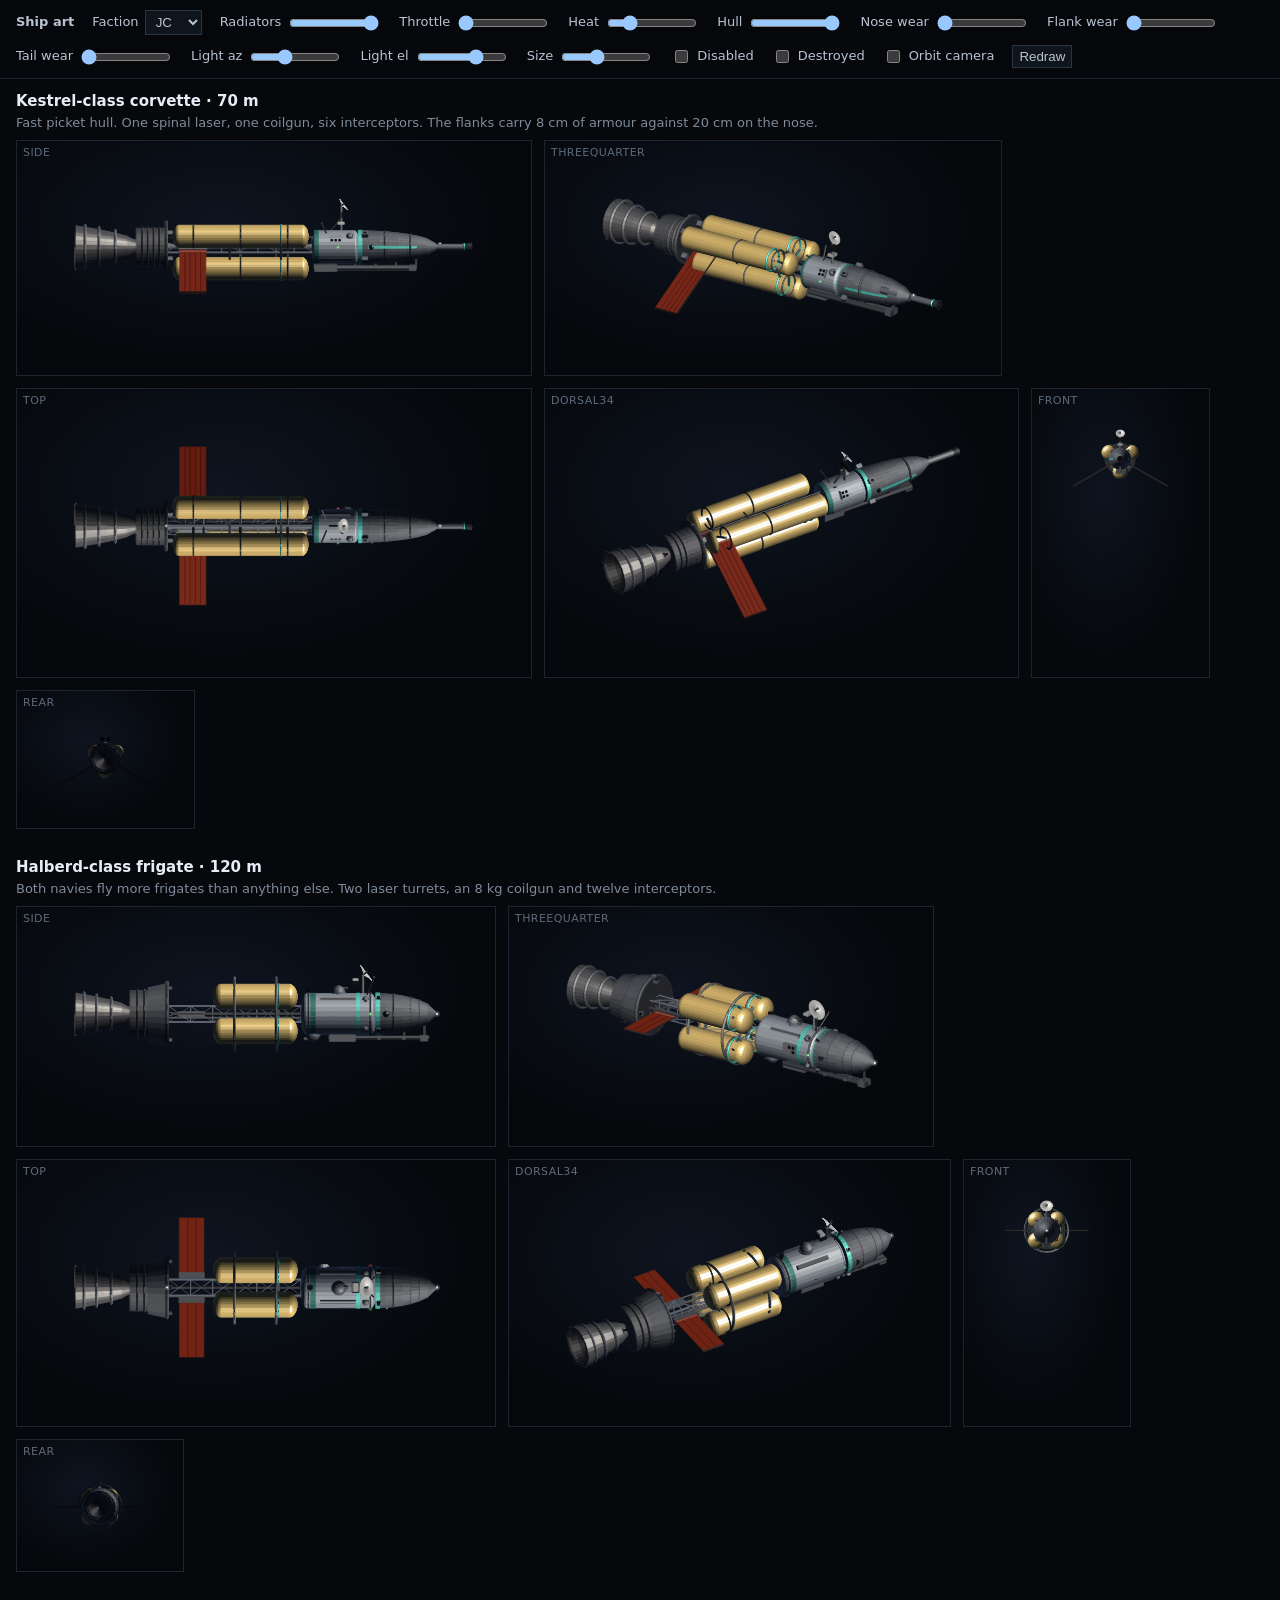
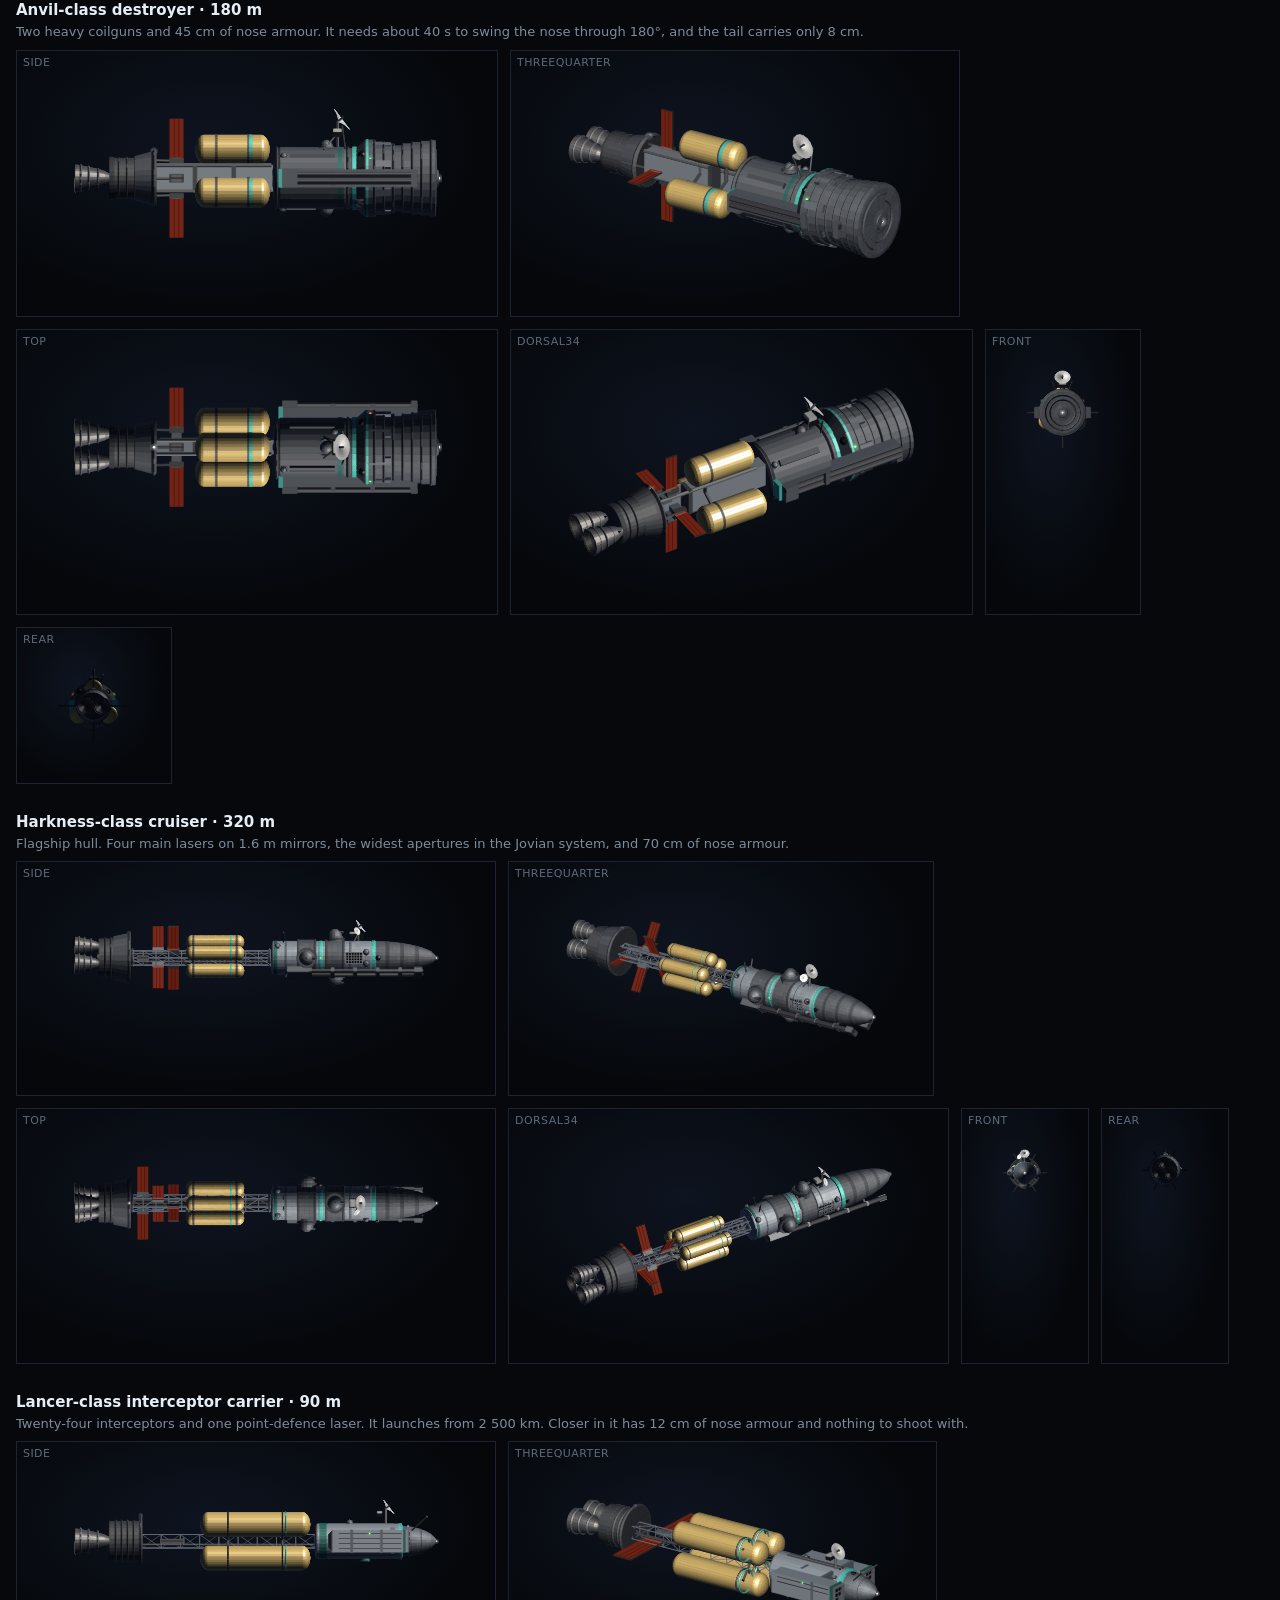
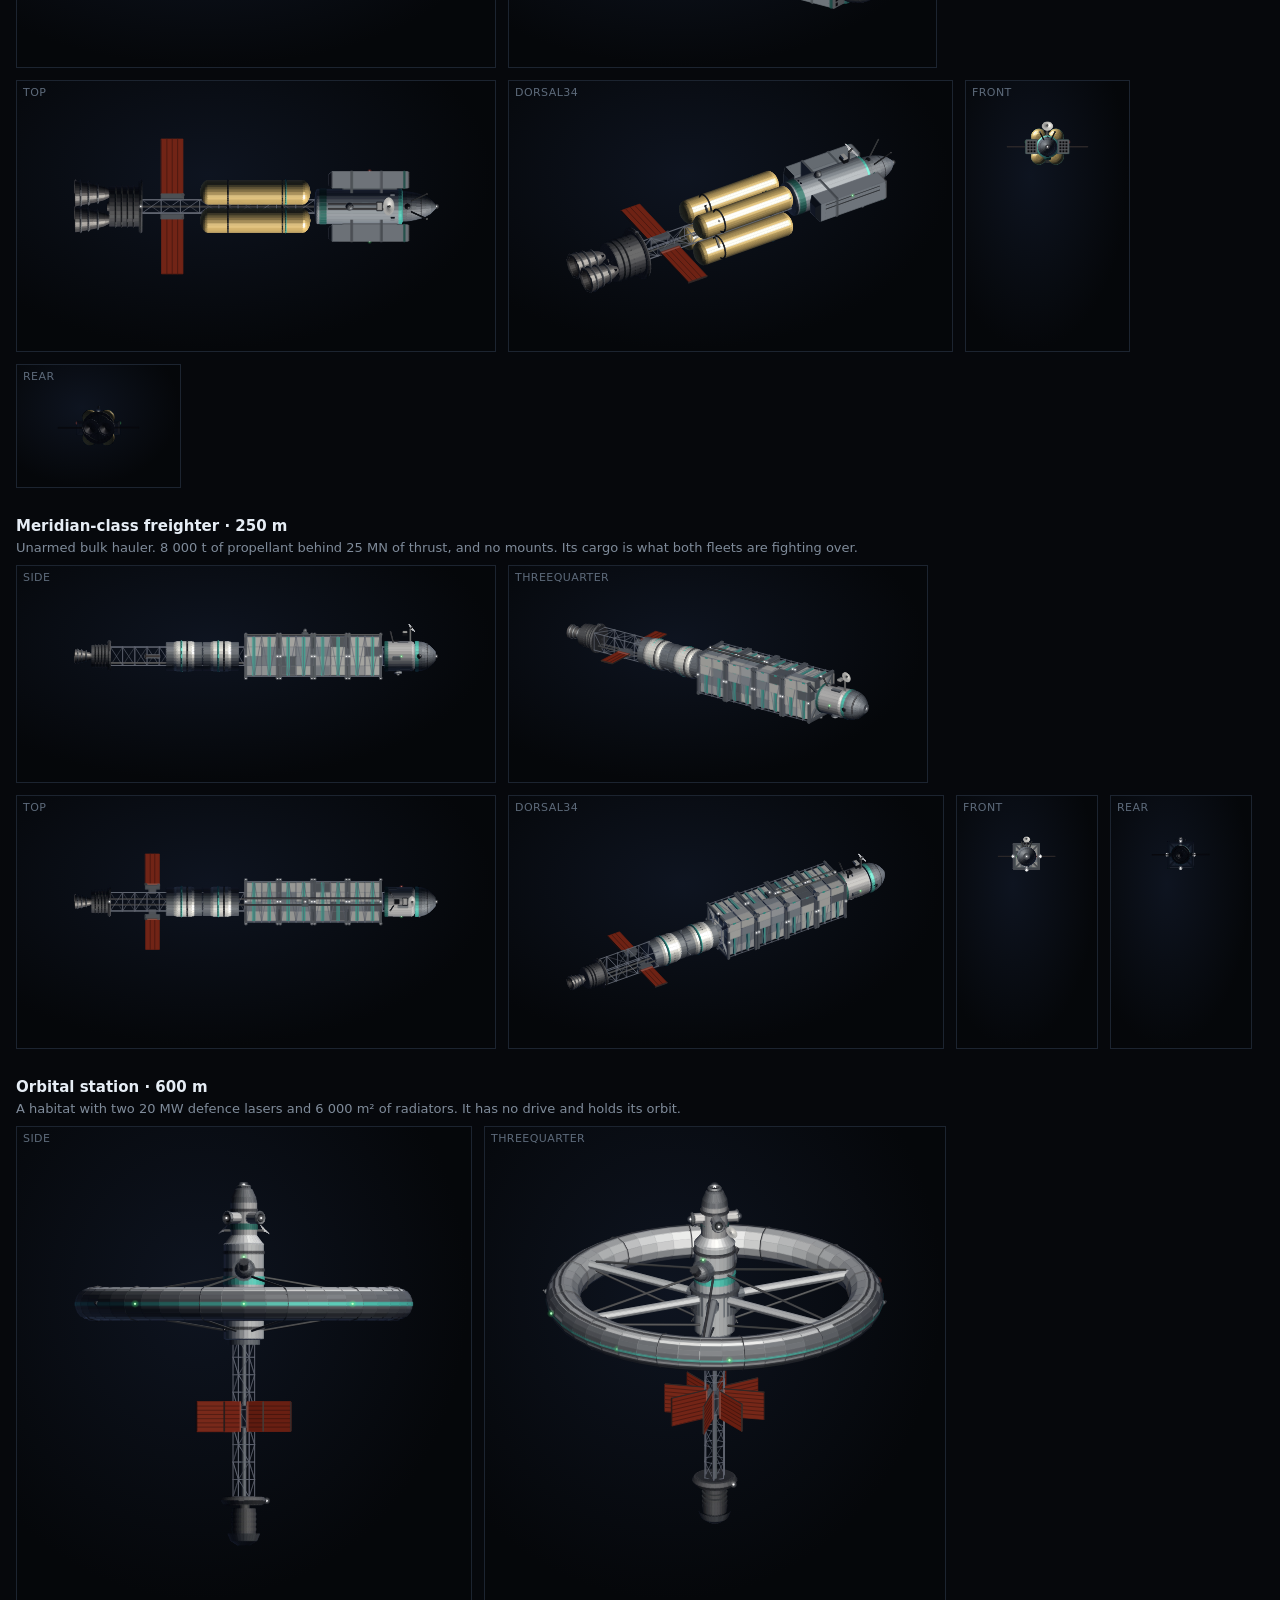
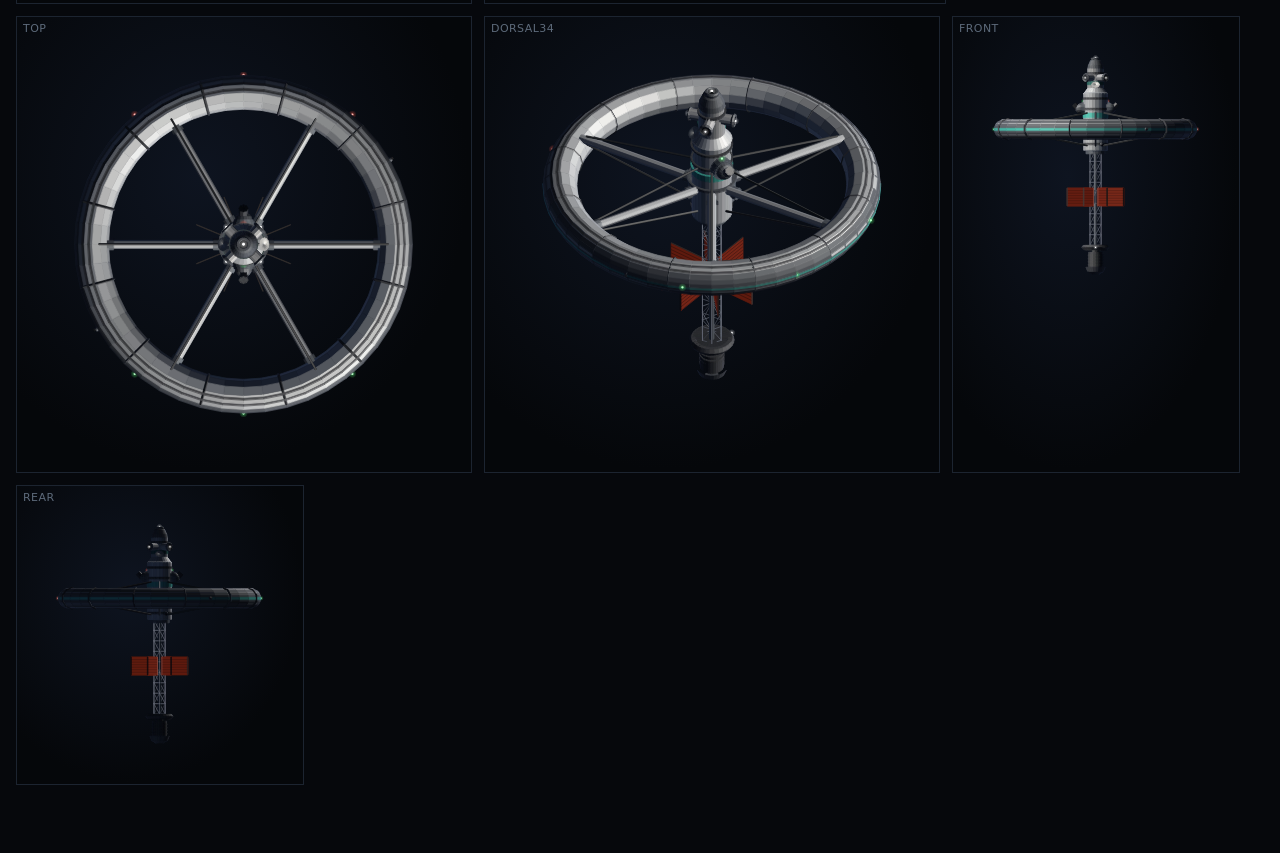
<file: tools/shipart-preview.html>
<!doctype html>
<html lang="en">
<head>
<meta charset="utf-8">
<title>Ship art preview</title>
<meta name="viewport" content="width=device-width, initial-scale=1">
<style>
  :root { color-scheme: dark; }
  body { margin: 0; background: #06080c; color: #b9c3d1; font: 13px/1.4 system-ui, sans-serif; }
  header { display: flex; flex-wrap: wrap; gap: 10px 18px; align-items: center; padding: 10px 16px; border-bottom: 1px solid #1c2430; position: sticky; top: 0; background: #06080cee; }
  header label { display: inline-flex; align-items: center; gap: 6px; white-space: nowrap; }
  header input[type=range] { width: 90px; }
  select, button { background: #0f151d; color: inherit; border: 1px solid #2a3542; padding: 3px 6px; }
  main { padding: 12px 16px 40px; }
  .ship { margin: 0 0 28px; }
  .ship h2 { font-size: 15px; font-weight: 600; margin: 0 0 2px; color: #e6edf5; }
  .ship p { margin: 0 0 8px; color: #7f8b9a; }
  .views { display: flex; flex-wrap: wrap; gap: 12px; }
  .view { background: radial-gradient(ellipse at 40% 35%, #0e1420 0%, #05070a 70%); border: 1px solid #1c2430; position: relative; }
  .view span { position: absolute; left: 6px; top: 4px; font-size: 11px; color: #5d6a7a; letter-spacing: 0.04em; text-transform: uppercase; }
  canvas { display: block; }
  .missing { color: #ff8a5b; }
</style>
</head>
<body>
<header>
  <strong>Ship art</strong>
  <label>Faction <select id="faction"><option>JC</option><option>ISA</option><option>CIV</option></select></label>
  <label>Radiators <input id="radiators" type="range" min="0" max="1" step="0.05" value="1"></label>
  <label>Throttle <input id="throttle" type="range" min="0" max="1" step="0.05" value="0"></label>
  <label>Heat <input id="heat" type="range" min="0" max="1" step="0.05" value="0.2"></label>
  <label>Hull <input id="hull" type="range" min="0" max="1" step="0.05" value="1"></label>
  <label>Nose wear <input id="dnose" type="range" min="0" max="1" step="0.05" value="0"></label>
  <label>Flank wear <input id="dflank" type="range" min="0" max="1" step="0.05" value="0"></label>
  <label>Tail wear <input id="dtail" type="range" min="0" max="1" step="0.05" value="0"></label>
  <label>Light az <input id="laz" type="range" min="-180" max="180" step="5" value="-50"></label>
  <label>Light el <input id="lel" type="range" min="-90" max="90" step="5" value="35"></label>
  <label>Size <input id="size" type="range" min="40" max="900" step="10" value="360"></label>
  <label><input id="disabled" type="checkbox"> Disabled</label>
  <label><input id="destroyed" type="checkbox"> Destroyed</label>
  <label><input id="spin" type="checkbox"> Orbit camera</label>
  <button id="redraw">Redraw</button>
</header>
<main id="main"></main>
<script>window.OD = window.OD || {};</script>
<script src="../js/ships.js"></script>
<script src="../js/shipart.js"></script>
<script>
  // Design sources: appended into js/shipart.js for the game; loaded separately here so each can be edited alone.
  // If a design is already registered (built shipart.js), its source file is skipped.
  (function () {
    const ids = ['corvette', 'frigate', 'destroyer', 'cruiser', 'lancer', 'freighter', 'station'];
    const params = new URLSearchParams(location.search);
    const only = params.get('only');
    const pending = [];
    for (const id of ids) {
      if (only && id !== only) continue;
      if (OD.ShipArt.has(id)) continue;
      pending.push(new Promise((res) => { const s = document.createElement('script'); s.src = '../assets/ships/src/' + id + '.js'; s.onload = res; s.onerror = res; document.head.appendChild(s); }));
    }
    window.ShipPreview = { ready: Promise.all(pending), ids: only ? [only] : ids };
  })();
</script>
<script>
  const $ = (id) => document.getElementById(id);
  const VIEWS = ['side', 'threequarter', 'top', 'dorsal34', 'front', 'rear'];
  function readState() {
    return {
      faction: $('faction').value,
      size: +$('size').value,
      light: { az: +$('laz').value, el: +$('lel').value },
      state: {
        radiators: +$('radiators').value, throttle: +$('throttle').value, heat: +$('heat').value, hull: +$('hull').value,
        damage: { nose: +$('dnose').value, flank: +$('dflank').value, tail: +$('dtail').value },
        disabled: $('disabled').checked, destroyed: $('destroyed').checked,
      },
    };
  }
  let t0 = performance.now(), spinning = false;
  function buildPage() {
    const main = $('main'); main.innerHTML = '';
    for (const id of window.ShipPreview.ids) {
      const sec = document.createElement('section'); sec.className = 'ship'; sec.dataset.id = id;
      const d = OD.ShipArt.describe(id);
      const cls = OD.Ships.CLASSES[id];
      sec.innerHTML = '<h2>' + (d ? d.name : id) + (d ? ' · ' + d.length + ' m' : ' <span class="missing">(not registered)</span>') + '</h2><p>' + (d ? d.blurb : (cls ? cls.blurb : '')) + '</p><div class="views"></div>';
      main.appendChild(sec);
      if (!d) continue;
      const views = sec.querySelector('.views');
      for (const v of VIEWS) {
        const box = document.createElement('div'); box.className = 'view'; box.dataset.view = v;
        const c = document.createElement('canvas'); c.dataset.id = id; c.dataset.view = v;
        box.appendChild(c); const lab = document.createElement('span'); lab.textContent = v; box.appendChild(lab);
        views.appendChild(box);
      }
    }
  }
  function drawAll() {
    const o = readState();
    const t = (performance.now() - t0) / 1000;
    for (const c of document.querySelectorAll('canvas[data-id]')) {
      const id = c.dataset.id, vname = c.dataset.view;
      const view = spinning ? { az: OD.ShipArt.VIEWS[vname].az + t * 20, el: OD.ShipArt.VIEWS[vname].el } : vname;
      const size = vname === 'front' || vname === 'rear' ? o.size * 0.6 : o.size;
      const b = OD.ShipArt.bounds(id, Object.assign({}, o, { view, size }));
      const pad = 12 + Math.round(size * 0.12);
      const W = Math.max(b.w + pad * 2, size * (vname === 'front' || vname === 'rear' ? 0.5 : 0.35)), H = Math.max(b.h + pad * 2, 90);
      const plumeSpace = o.state.throttle > 0 && (vname === 'side' || vname === 'top' || vname === 'threequarter' || vname === 'dorsal34') ? size * 1.2 : 0;
      const cw = Math.ceil(W + plumeSpace), ch = Math.ceil(H);
      if (c.width !== cw || c.height !== ch) { c.width = cw; c.height = ch; }
      const ctx = c.getContext('2d'); ctx.clearRect(0, 0, c.width, c.height);
      OD.ShipArt.draw(ctx, id, Object.assign({}, o, { view, size, x: pad + b.ox + (vname === 'rear' ? 0 : 0), y: pad + b.oy, time: t, rotation: 0 }));
    }
  }
  function loop() { if (spinning || +$('throttle').value > 0) drawAll(); requestAnimationFrame(loop); }
  window.ShipPreview.ready.then(() => {
    buildPage(); drawAll();
    document.querySelectorAll('header input, header select').forEach((el) => el.addEventListener('input', drawAll));
    $('redraw').addEventListener('click', () => { OD.ShipArt.clearCache(); drawAll(); });
    $('spin').addEventListener('change', (e) => { spinning = e.target.checked; });
    requestAnimationFrame(loop);
    window.ShipPreview.loaded = true;
  });
  // headless helper: render one view to a fresh canvas and return a data URL
  window.ShipPreview.shot = function (id, view, size, opts) {
    opts = Object.assign({ faction: 'JC', state: {}, light: { az: -50, el: 35 } }, opts || {});
    const b = OD.ShipArt.bounds(id, Object.assign({}, opts, { view, size, cache: false }));
    const thr = (opts.state && opts.state.throttle) || 0;
    const pad = 16 + Math.round(size * 0.06);
    const tailLeft = view !== 'front' && view !== 'rear';
    const extra = thr > 0 && tailLeft ? size * (0.6 + 1.6 * thr) : 0;
    const c = document.createElement('canvas');
    c.width = Math.ceil(b.w + pad * 2 + extra); c.height = Math.ceil(b.h + pad * 2);
    const ctx = c.getContext('2d');
    if (opts.background !== false) {
      const g = ctx.createRadialGradient(c.width * 0.4, c.height * 0.35, 10, c.width * 0.5, c.height * 0.5, Math.max(c.width, c.height) * 0.8);
      g.addColorStop(0, '#0e1420'); g.addColorStop(1, '#04060a'); ctx.fillStyle = g; ctx.fillRect(0, 0, c.width, c.height);
      // a few stars
      ctx.fillStyle = 'rgba(255,255,255,0.5)';
      for (let i = 0; i < 60; i++) { const x = ((i * 7919) % 1000) / 1000 * c.width, y = ((i * 104729) % 1000) / 1000 * c.height; ctx.fillRect(x, y, 1, 1); }
    }
    OD.ShipArt.draw(ctx, id, Object.assign({}, opts, { view, size, x: pad + b.ox + extra, y: pad + b.oy, cache: false, time: opts.time || 1.3 }));
    return c.toDataURL('image/png');
  };
</script>
</body>
</html>
</file>
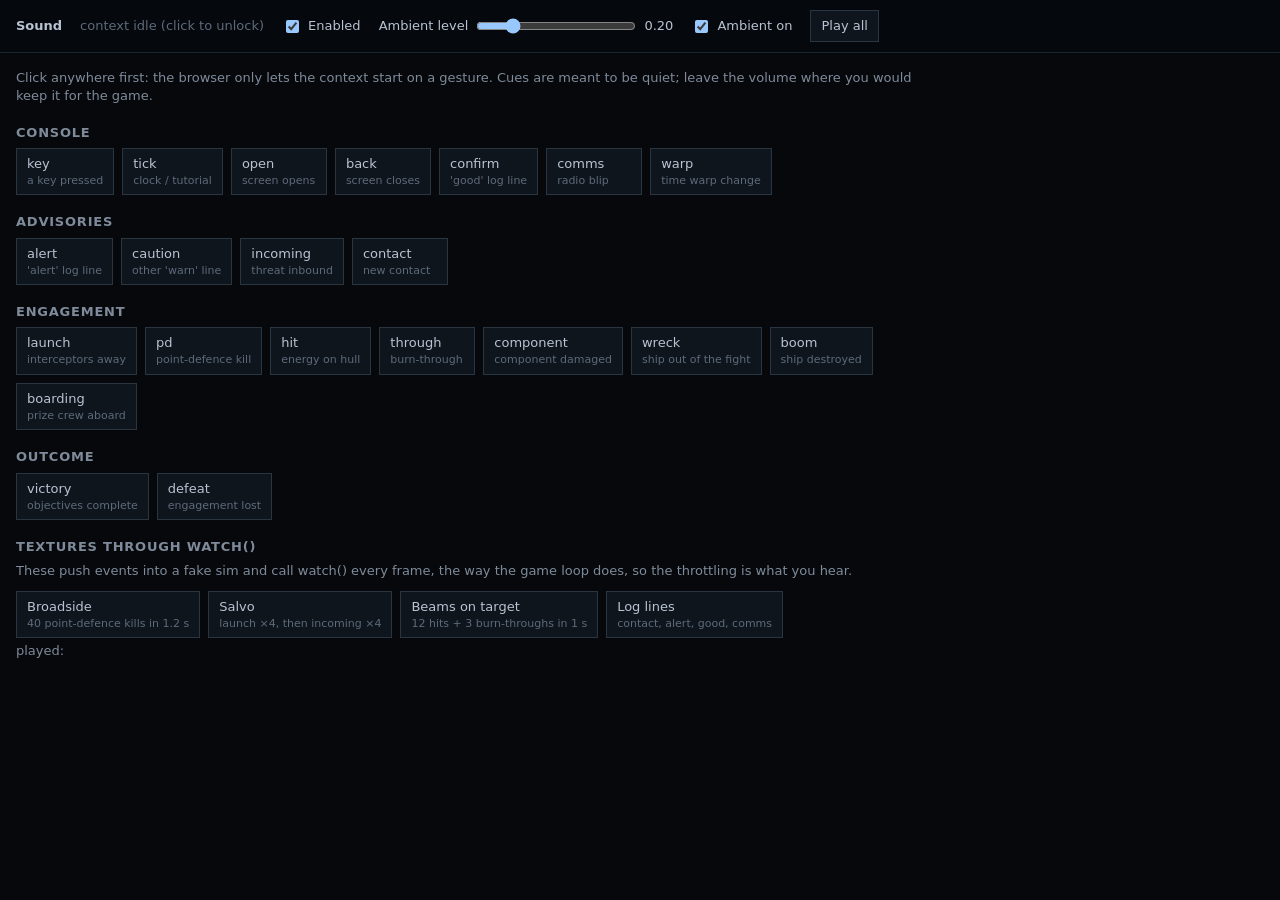
<file: tools/sound-preview.html>
<!doctype html>
<html lang="en">
<head>
<meta charset="utf-8">
<title>Sound preview</title>
<meta name="viewport" content="width=device-width, initial-scale=1">
<style>
  :root { color-scheme: dark; }
  body { margin: 0; background: #06080c; color: #b9c3d1; font: 13px/1.4 system-ui, sans-serif; }
  header { display: flex; flex-wrap: wrap; gap: 10px 18px; align-items: center; padding: 10px 16px; border-bottom: 1px solid #1c2430; position: sticky; top: 0; background: #06080cee; }
  header label { display: inline-flex; align-items: center; gap: 6px; white-space: nowrap; }
  header input[type=range] { width: 160px; }
  button { background: #0f151d; color: inherit; border: 1px solid #2a3542; padding: 6px 10px; cursor: pointer; font: inherit; }
  button:hover { border-color: #5d8fc2; color: #e6edf5; }
  main { padding: 12px 16px 40px; max-width: 900px; }
  h2 { font-size: 13px; font-weight: 600; margin: 18px 0 6px; color: #7f8b9a; letter-spacing: 0.06em; text-transform: uppercase; }
  .row { display: flex; flex-wrap: wrap; gap: 8px; }
  .row button { min-width: 96px; text-align: left; }
  .row button small { display: block; color: #5d6a7a; font-size: 11px; }
  #state { color: #5d6a7a; }
  #state.on { color: #7fc27f; }
  p { color: #7f8b9a; margin: 4px 0 10px; }
</style>
</head>
<body>
<header>
  <strong>Sound</strong>
  <span id="state">idle</span>
  <label><input id="enabled" type="checkbox"> Enabled</label>
  <label>Ambient level <input id="ambient" type="range" min="0" max="1" step="0.01" value="0.2"> <span id="ambVal">0.20</span></label>
  <label><input id="ambOn" type="checkbox" checked> Ambient on</label>
  <button id="all">Play all</button>
</header>
<main>
  <p>Click anywhere first: the browser only lets the context start on a gesture. Cues are meant to be quiet; leave the volume where you would keep it for the game.</p>
  <h2>Console</h2><div class="row" data-group="key tick open back confirm comms warp"></div>
  <h2>Advisories</h2><div class="row" data-group="alert caution incoming contact"></div>
  <h2>Engagement</h2><div class="row" data-group="launch pd hit through component wreck boom boarding"></div>
  <h2>Outcome</h2><div class="row" data-group="victory defeat"></div>
  <h2>Textures through watch()</h2>
  <p>These push events into a fake sim and call watch() every frame, the way the game loop does, so the throttling is what you hear.</p>
  <div class="row">
    <button id="broadside">Broadside<small>40 point-defence kills in 1.2 s</small></button>
    <button id="salvo">Salvo<small>launch ×4, then incoming ×4</small></button>
    <button id="beams">Beams on target<small>12 hits + 3 burn-throughs in 1 s</small></button>
    <button id="lines">Log lines<small>contact, alert, good, comms</small></button>
  </div>
  <p id="stats"></p>
</main>
<script>window.OD = window.OD || {};</script>
<script src="../js/util.js"></script>
<script src="../js/sound.js"></script>
<script>
  (function () {
    const S = OD.Sound;
    const $ = (id) => document.getElementById(id);
    S.init();
    const TIPS = { key: 'a key pressed', tick: 'clock / tutorial', open: 'screen opens', back: 'screen closes', confirm: "'good' log line", comms: 'radio blip', warp: 'time warp change',
      alert: "'alert' log line", caution: "other 'warn' line", incoming: 'threat inbound', contact: 'new contact', launch: 'interceptors away', pd: 'point-defence kill', hit: 'energy on hull',
      through: 'burn-through', component: 'component damaged', wreck: 'ship out of the fight', boom: 'ship destroyed', boarding: 'prize crew aboard', victory: 'objectives complete', defeat: 'engagement lost' };
    document.querySelectorAll('[data-group]').forEach((row) => {
      row.dataset.group.split(' ').forEach((name) => {
        const b = document.createElement('button');
        b.innerHTML = name + '<small>' + (TIPS[name] || '') + '</small>';
        b.addEventListener('click', () => { S.unlock(); S.play(name); });
        row.appendChild(b);
      });
    });
    $('enabled').checked = S.enabled;
    $('enabled').addEventListener('change', (e) => { S.setEnabled(e.target.checked); });
    $('all').addEventListener('click', () => { S.unlock(); S.test(); });
    const amb = () => { const on = $('ambOn').checked; const v = +$('ambient').value; $('ambVal').textContent = v.toFixed(2); S.ambient(on ? v : -1); };
    $('ambient').addEventListener('input', amb);
    $('ambOn').addEventListener('change', amb);

    // A fake sim, shaped like the game's: a log and the engagement event ring.
    const sim = { log: [], eng: { events: [], eventSeq: 0, eventFirst: 0 } };
    function emit(kind, text) { sim.eng.events.push({ t: 0, kind, x: 0, y: 0, shipId: 'a', fromId: 'b', text: text || '' }); sim.eng.eventSeq++; while (sim.eng.events.length > 200) { sim.eng.events.shift(); sim.eng.eventFirst++; } }
    function burst(kind, n, ms) { for (let i = 0; i < n; i++) setTimeout(() => emit(kind), (i / n) * ms); }
    $('broadside').addEventListener('click', () => burst('pdkill', 40, 1200));
    $('salvo').addEventListener('click', () => { burst('launch', 4, 80); setTimeout(() => burst('incoming', 4, 300), 900); });
    $('beams').addEventListener('click', () => { burst('hit', 12, 1000); setTimeout(() => burst('through', 3, 600), 300); });
    $('lines').addEventListener('click', () => {
      const L = [['Contact: ISA Sabre (destroyer) at 400 km, closing 1.2 km/s.', 'Sensors', 'warn'], ['Larkspur — Radiator panel 2 wrecked: cooling down a third.', 'Damage control', 'alert'], ['Objective complete: hold the lane.', 'Command', 'good'], ['Meridian here. We are holding.', 'Comms', 'comms']];
      L.forEach((l, i) => setTimeout(() => sim.log.push({ t: 0, text: l[0], speaker: l[1], kind: l[2] }), i * 700));
    });
    function frame() {
      S.watch(sim);
      if ($('ambOn').checked) amb();
      const st = S.state(); const el = $('state'); el.textContent = st === 'running' ? 'context running' : st === 'unavailable' ? 'WebAudio unavailable' : 'context ' + st + ' (click to unlock)'; el.className = st === 'running' ? 'on' : '';
      const s = S.stats(); $('stats').textContent = 'played: ' + Object.entries(s.played).map(([k, v]) => k + ' ' + v).join(', ') + (s.dropped ? '  |  throttled: ' + s.dropped : '');
      requestAnimationFrame(frame);
    }
    requestAnimationFrame(frame);
  })();
</script>
</body>
</html>
</file>
